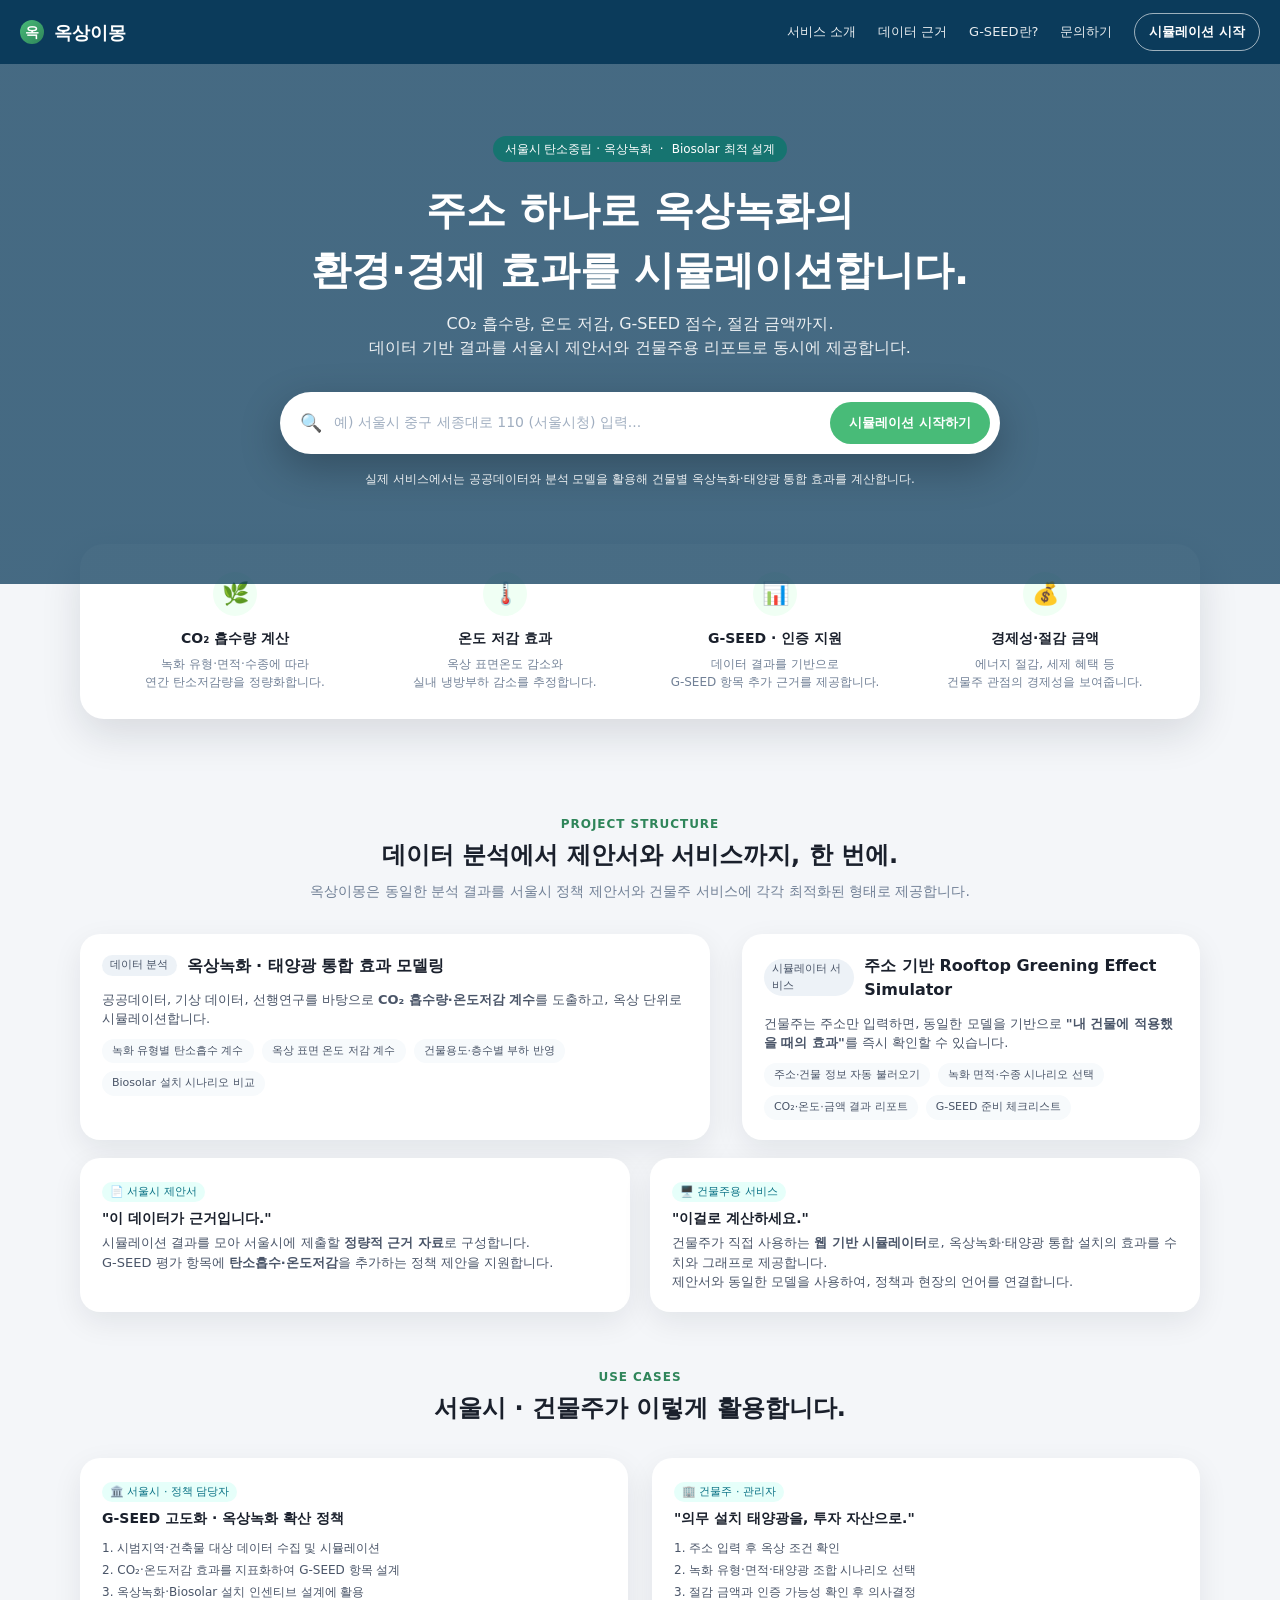
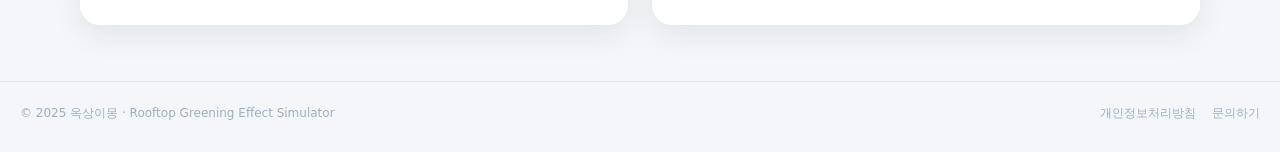
<file: design/okssang_imong/index.html>
<!doctype html>
<html lang="ko">
  <head>
    <meta charset="utf-8" />
    <meta name="viewport" content="width=device-width, initial-scale=1" />
    <title>옥상이몽 · Rooftop Greening Effect Simulator</title>
    <link rel="stylesheet" href="index.css" />
  </head>
  <body>
    <header class="app-header">
      <div class="container-1320 header-inner">
        <div class="logo">
          <div class="logo-mark">옥</div>
          <span class="logo-text">옥상이몽</span>
        </div>
        <nav class="nav">
          <a class="nav-link" href="#">서비스 소개</a>
          <a class="nav-link" href="#">데이터 근거</a>
          <a class="nav-link" href="#">G-SEED란?</a>
          <a class="nav-link" href="#">문의하기</a>
          <a class="btn btn-outline" href="#">시뮬레이션 시작</a>
        </nav>
      </div>
    </header>

    <section class="hero">
      <div class="hero-inner">
        <div class="hero-badge">
          <span>서울시 탄소중립 · 옥상녹화</span>
          <span>·</span>
          <span>Biosolar 최적 설계</span>
        </div>
        <h1 class="hero-title">
          주소 하나로 옥상녹화의<br />
          환경·경제 효과를 시뮬레이션합니다.
        </h1>
        <p class="hero-subtitle">
          CO₂ 흡수량, 온도 저감, G-SEED 점수, 절감 금액까지.<br />
          데이터 기반 결과를 서울시 제안서와 건물주용 리포트로 동시에 제공합니다.
        </p>

        <div class="hero-search">
          <div class="hero-search-icon">🔍</div>
          <input
            class="hero-search-input"
            placeholder="예) 서울시 중구 세종대로 110 (서울시청) 입력..."
          />
          <button class="btn btn-primary">시뮬레이션 시작하기</button>
        </div>
        <p class="hero-caption">
          실제 서비스에서는 공공데이터와 분석 모델을 활용해 건물별 옥상녹화·태양광 통합 효과를 계산합니다.
        </p>
      </div>
    </section>

    <section class="features">
      <div class="container-1320">
        <div class="content-1120">
          <div class="feature-grid">
            <div class="feature-item">
              <div class="feature-icon">🌿</div>
              <div class="feature-title">CO₂ 흡수량 계산</div>
              <div class="feature-desc">
                녹화 유형·면적·수종에 따라<br />연간 탄소저감량을 정량화합니다.
              </div>
            </div>
            <div class="feature-item">
              <div class="feature-icon">🌡️</div>
              <div class="feature-title">온도 저감 효과</div>
              <div class="feature-desc">
                옥상 표면온도 감소와<br />실내 냉방부하 감소를 추정합니다.
              </div>
            </div>
            <div class="feature-item">
              <div class="feature-icon">📊</div>
              <div class="feature-title">G-SEED · 인증 지원</div>
              <div class="feature-desc">
                데이터 결과를 기반으로<br />G-SEED 항목 추가 근거를 제공합니다.
              </div>
            </div>
            <div class="feature-item">
              <div class="feature-icon">💰</div>
              <div class="feature-title">경제성·절감 금액</div>
              <div class="feature-desc">
                에너지 절감, 세제 혜택 등<br />건물주 관점의 경제성을 보여줍니다.
              </div>
            </div>
          </div>
        </div>
      </div>
    </section>

    <section class="section">
      <div class="container-1320">
        <div class="content-1120">
          <div class="section-header">
            <div class="section-kicker">PROJECT STRUCTURE</div>
            <h2 class="section-title">데이터 분석에서 제안서와 서비스까지, 한 번에.</h2>
            <p class="section-subtitle">
              옥상이몽은 동일한 분석 결과를 서울시 정책 제안서와 건물주 서비스에 각각 최적화된 형태로 제공합니다.
            </p>
          </div>

          <div class="flow-layout">
            <div class="card">
              <div class="card-header">
                <span class="card-tag">데이터 분석</span>
                <h3 class="card-title">옥상녹화 · 태양광 통합 효과 모델링</h3>
              </div>
              <div class="card-body">
                <p>
                  공공데이터, 기상 데이터, 선행연구를 바탕으로
                  <strong>CO₂ 흡수량·온도저감 계수</strong>를 도출하고, 옥상 단위로 시뮬레이션합니다.
                </p>
                <div class="pill-list">
                  <span class="pill">녹화 유형별 탄소흡수 계수</span>
                  <span class="pill">옥상 표면 온도 저감 계수</span>
                  <span class="pill">건물용도·층수별 부하 반영</span>
                  <span class="pill">Biosolar 설치 시나리오 비교</span>
                </div>
              </div>
            </div>

            <div class="card">
              <div class="card-header">
                <span class="card-tag">시뮬레이터 서비스</span>
                <h3 class="card-title">주소 기반 Rooftop Greening Effect Simulator</h3>
              </div>
              <div class="card-body">
                <p>
                  건물주는 주소만 입력하면, 동일한 모델을 기반으로
                  <strong>"내 건물에 적용했을 때의 효과"</strong>를 즉시 확인할 수 있습니다.
                </p>
                <div class="pill-list">
                  <span class="pill">주소·건물 정보 자동 불러오기</span>
                  <span class="pill">녹화 면적·수종 시나리오 선택</span>
                  <span class="pill">CO₂·온도·금액 결과 리포트</span>
                  <span class="pill">G-SEED 준비 체크리스트</span>
                </div>
              </div>
            </div>
          </div>

          <div class="two-cards">
            <div class="card">
              <div class="badge">📄 서울시 제안서</div>
              <div class="scenario-title">"이 데이터가 근거입니다."</div>
              <p class="card-body">
                시뮬레이션 결과를 모아 서울시에 제출할
                <strong>정량적 근거 자료</strong>로 구성합니다.
                <br />G-SEED 평가 항목에 <strong>탄소흡수·온도저감</strong>을 추가하는 정책 제안을
                지원합니다.
              </p>
            </div>
            <div class="card">
              <div class="badge">🖥️ 건물주용 서비스</div>
              <div class="scenario-title">"이걸로 계산하세요."</div>
              <p class="card-body">
                건물주가 직접 사용하는
                <strong>웹 기반 시뮬레이터</strong>로,
                옥상녹화·태양광 통합 설치의 효과를 수치와 그래프로 제공합니다.
                <br />제안서와 동일한 모델을 사용하여, 정책과 현장의 언어를 연결합니다.
              </p>
            </div>
          </div>
        </div>
      </div>
    </section>

    <section class="section" style="padding-top: 0;">
      <div class="container-1320">
        <div class="content-1120">
          <div class="section-header">
            <div class="section-kicker">USE CASES</div>
            <h2 class="section-title">서울시 · 건물주가 이렇게 활용합니다.</h2>
          </div>

          <div class="scenario-grid">
            <div class="card">
              <div class="badge">🏛️ 서울시 · 정책 담당자</div>
              <div class="scenario-title">G-SEED 고도화 · 옥상녹화 확산 정책</div>
              <ul class="scenario-steps">
                <li>1. 시범지역·건축물 대상 데이터 수집 및 시뮬레이션</li>
                <li>2. CO₂·온도저감 효과를 지표화하여 G-SEED 항목 설계</li>
                <li>3. 옥상녹화·Biosolar 설치 인센티브 설계에 활용</li>
              </ul>
            </div>

            <div class="card">
              <div class="badge">🏢 건물주 · 관리자</div>
              <div class="scenario-title">"의무 설치 태양광을, 투자 자산으로."</div>
              <ul class="scenario-steps">
                <li>1. 주소 입력 후 옥상 조건 확인</li>
                <li>2. 녹화 유형·면적·태양광 조합 시나리오 선택</li>
                <li>3. 절감 금액과 인증 가능성 확인 후 의사결정</li>
              </ul>
            </div>
          </div>
        </div>
      </div>
    </section>

    <footer class="footer">
      <div class="container-1320 footer-inner">
        <div>© 2025 옥상이몽 · Rooftop Greening Effect Simulator</div>
        <div class="footer-links">
          <a href="#">개인정보처리방침</a>
          <a href="#">문의하기</a>
        </div>
      </div>
    </footer>
  </body>
</html>
</file>
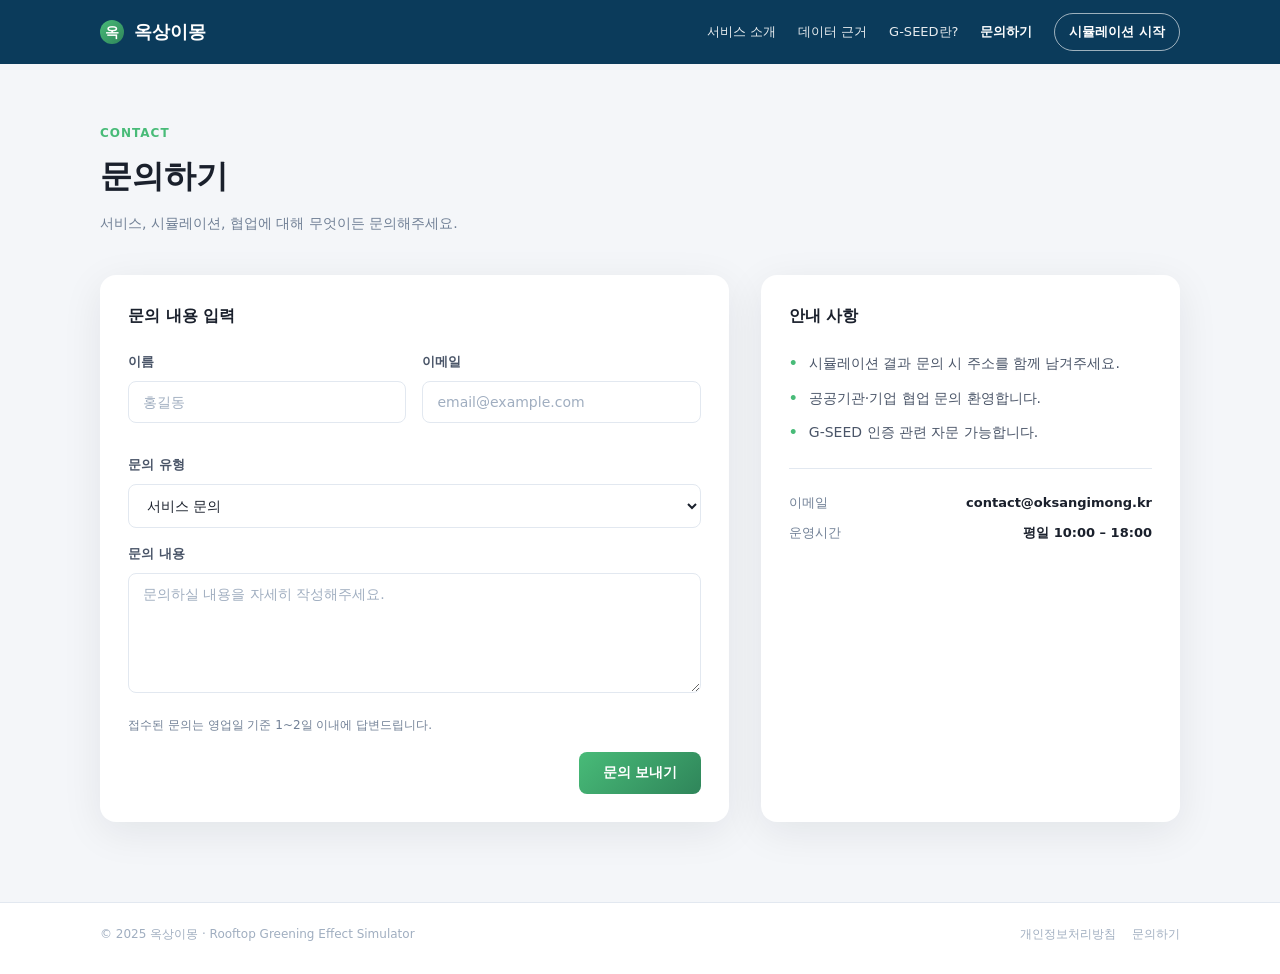
<file: design/okssang_imong/contact.html>
<!DOCTYPE html>
<html lang="ko">
<head>
  <meta charset="UTF-8" />
  <title>문의하기 | 옥상이몽</title>
  <meta name="viewport" content="width=device-width, initial-scale=1.0" />
  <style>
*{box-sizing:border-box;margin:0;padding:0}
html,body{height:100%}
body{
  font-family:-apple-system,BlinkMacSystemFont,"Noto Sans KR",system-ui,sans-serif;
  background:#f4f6f9;
  color:#1a202c;
  line-height:1.6;
}
a{text-decoration:none;color:inherit}

.container{
  max-width:1120px;
  margin:0 auto;
  padding:0 20px;
}

/* 헤더 */
.app-header{
  background:#0b3b5b;
  color:#fff;
  position:sticky;
  top:0;
  z-index:100;
}
.header-inner{
  height:64px;
  display:flex;
  align-items:center;
  justify-content:space-between;
  gap:16px;
}
.logo{display:flex;align-items:center;gap:10px;font-weight:800}
.logo-mark{
  width:24px;height:24px;border-radius:999px;
  background:linear-gradient(135deg,#48bb78,#2f855a);
  display:flex;align-items:center;justify-content:center;
  font-size:14px;
}
.logo-text{font-size:18px}
.nav{display:flex;align-items:center;gap:22px;font-size:13px}
.nav-link{opacity:.9}
.nav-link:hover{opacity:1}
.nav-link.active{font-weight:700;opacity:1}
.btn-outline{
  border:1px solid rgba(255,255,255,.6);
  border-radius:999px;
  padding:8px 14px;
  font-size:13px;
  font-weight:700;
  color:#fff;
  background:transparent;
}

/* 메인 섹션 */
.contact-section{
  padding:60px 0 80px;
}
.section-badge{
  font-size:12px;
  font-weight:700;
  color:#48bb78;
  letter-spacing:1px;
  margin-bottom:8px;
}
.section-title{
  font-size:32px;
  font-weight:900;
  color:#1a202c;
  margin-bottom:10px;
}
.section-desc{
  font-size:14px;
  color:#718096;
  margin-bottom:40px;
}

/* 컨텐츠 그리드 */
.contact-grid{
  display:grid;
  grid-template-columns:1.5fr 1fr;
  gap:32px;
}

/* 폼 카드 */
.contact-card{
  background:#fff;
  border-radius:16px;
  padding:28px;
  box-shadow:0 10px 40px rgba(15,23,42,.08);
}
.card-title{
  font-size:16px;
  font-weight:700;
  color:#1a202c;
  margin-bottom:24px;
}

/* 폼 요소 */
.form-row{
  display:grid;
  grid-template-columns:1fr 1fr;
  gap:16px;
  margin-bottom:16px;
}
.form-group{
  margin-bottom:16px;
}
.form-label{
  display:block;
  font-size:13px;
  font-weight:600;
  color:#4a5568;
  margin-bottom:8px;
}
.form-input,
.form-select,
.form-textarea{
  width:100%;
  padding:12px 14px;
  border:1px solid #e2e8f0;
  border-radius:8px;
  font-size:14px;
  font-family:inherit;
  color:#1a202c;
  background:#fff;
  transition:border-color .2s,box-shadow .2s;
}
.form-input:focus,
.form-select:focus,
.form-textarea:focus{
  outline:none;
  border-color:#48bb78;
  box-shadow:0 0 0 3px rgba(72,187,120,.15);
}
.form-input::placeholder,
.form-textarea::placeholder{
  color:#a0aec0;
}
.form-textarea{
  min-height:120px;
  resize:vertical;
}
.form-note{
  font-size:12px;
  color:#718096;
  margin-top:16px;
  margin-bottom:16px;
}
.btn-submit{
  display:inline-flex;
  align-items:center;
  justify-content:center;
  padding:12px 24px;
  background:linear-gradient(135deg,#48bb78,#2f855a);
  color:#fff;
  font-size:14px;
  font-weight:700;
  border:none;
  border-radius:8px;
  cursor:pointer;
  transition:transform .2s,box-shadow .2s;
}
.btn-submit:hover{
  transform:translateY(-2px);
  box-shadow:0 4px 12px rgba(72,187,120,.3);
}

/* 안내 카드 */
.info-card{
  background:#fff;
  border-radius:16px;
  padding:28px;
  box-shadow:0 10px 40px rgba(15,23,42,.08);
}
.info-list{
  list-style:none;
  margin-bottom:24px;
}
.info-list li{
  position:relative;
  padding-left:20px;
  font-size:14px;
  color:#4a5568;
  margin-bottom:12px;
  line-height:1.6;
}
.info-list li::before{
  content:"•";
  position:absolute;
  left:0;
  color:#48bb78;
  font-weight:700;
}
.info-divider{
  height:1px;
  background:#e2e8f0;
  margin:24px 0;
}
.info-row{
  display:flex;
  justify-content:space-between;
  align-items:center;
  font-size:13px;
  margin-bottom:10px;
}
.info-label{
  color:#718096;
}
.info-value{
  color:#1a202c;
  font-weight:600;
}

/* 푸터 */
.footer{
  border-top:1px solid #e2e8f0;
  padding:22px 0 30px;
  font-size:12px;
  color:#a0aec0;
  background:#fff;
}
.footer-inner{
  display:flex;
  justify-content:space-between;
  align-items:center;
  gap:14px;
  flex-wrap:wrap;
}
.footer-links{display:flex;gap:16px}

/* 반응형 */
@media (max-width: 768px){
  .contact-grid{
    grid-template-columns:1fr;
  }
  .form-row{
    grid-template-columns:1fr;
  }
  .section-title{font-size:24px}
}
  </style>
</head>

<body>

<!-- 헤더 -->
<header class="app-header">
  <div class="container header-inner">
    <div class="logo">
      <div class="logo-mark">옥</div>
      <span class="logo-text">옥상이몽</span>
    </div>
    <nav class="nav">
      <a class="nav-link" href="#">서비스 소개</a>
      <a class="nav-link" href="#">데이터 근거</a>
      <a class="nav-link" href="#">G-SEED란?</a>
      <a class="nav-link active" href="#">문의하기</a>
      <a class="btn-outline" href="#">시뮬레이션 시작</a>
    </nav>
  </div>
</header>

<!-- 메인 -->
<section class="contact-section">
  <div class="container">
    <div class="section-badge">CONTACT</div>
    <h1 class="section-title">문의하기</h1>
    <p class="section-desc">서비스, 시뮬레이션, 협업에 대해 무엇이든 문의해주세요.</p>

    <div class="contact-grid">
      <!-- 폼 카드 -->
      <div class="contact-card">
        <div class="card-title">문의 내용 입력</div>
        <form>
          <div class="form-row">
            <div class="form-group">
              <label class="form-label">이름</label>
              <input type="text" class="form-input" placeholder="홍길동">
            </div>
            <div class="form-group">
              <label class="form-label">이메일</label>
              <input type="email" class="form-input" placeholder="email@example.com">
            </div>
          </div>
          <div class="form-group">
            <label class="form-label">문의 유형</label>
            <select class="form-select">
              <option>서비스 문의</option>
              <option>시뮬레이션 결과 문의</option>
              <option>협업 제안</option>
              <option>G-SEED 인증 자문</option>
              <option>기타</option>
            </select>
          </div>
          <div class="form-group">
            <label class="form-label">문의 내용</label>
            <textarea class="form-textarea" placeholder="문의하실 내용을 자세히 작성해주세요."></textarea>
          </div>
          <p class="form-note">접수된 문의는 영업일 기준 1~2일 이내에 답변드립니다.</p>
          <div style="text-align:right;">
            <button type="submit" class="btn-submit">문의 보내기</button>
          </div>
        </form>
      </div>

      <!-- 안내 카드 -->
      <div class="info-card">
        <div class="card-title">안내 사항</div>
        <ul class="info-list">
          <li>시뮬레이션 결과 문의 시 주소를 함께 남겨주세요.</li>
          <li>공공기관·기업 협업 문의 환영합니다.</li>
          <li>G-SEED 인증 관련 자문 가능합니다.</li>
        </ul>
        <div class="info-divider"></div>
        <div class="info-row">
          <span class="info-label">이메일</span>
          <span class="info-value">contact@oksangimong.kr</span>
        </div>
        <div class="info-row">
          <span class="info-label">운영시간</span>
          <span class="info-value">평일 10:00 – 18:00</span>
        </div>
      </div>
    </div>
  </div>
</section>

<!-- 푸터 -->
<footer class="footer">
  <div class="container footer-inner">
    <div>© 2025 옥상이몽 · Rooftop Greening Effect Simulator</div>
    <div class="footer-links">
      <a href="#">개인정보처리방침</a>
      <a href="#">문의하기</a>
    </div>
  </div>
</footer>

</body>
</html>
</file>
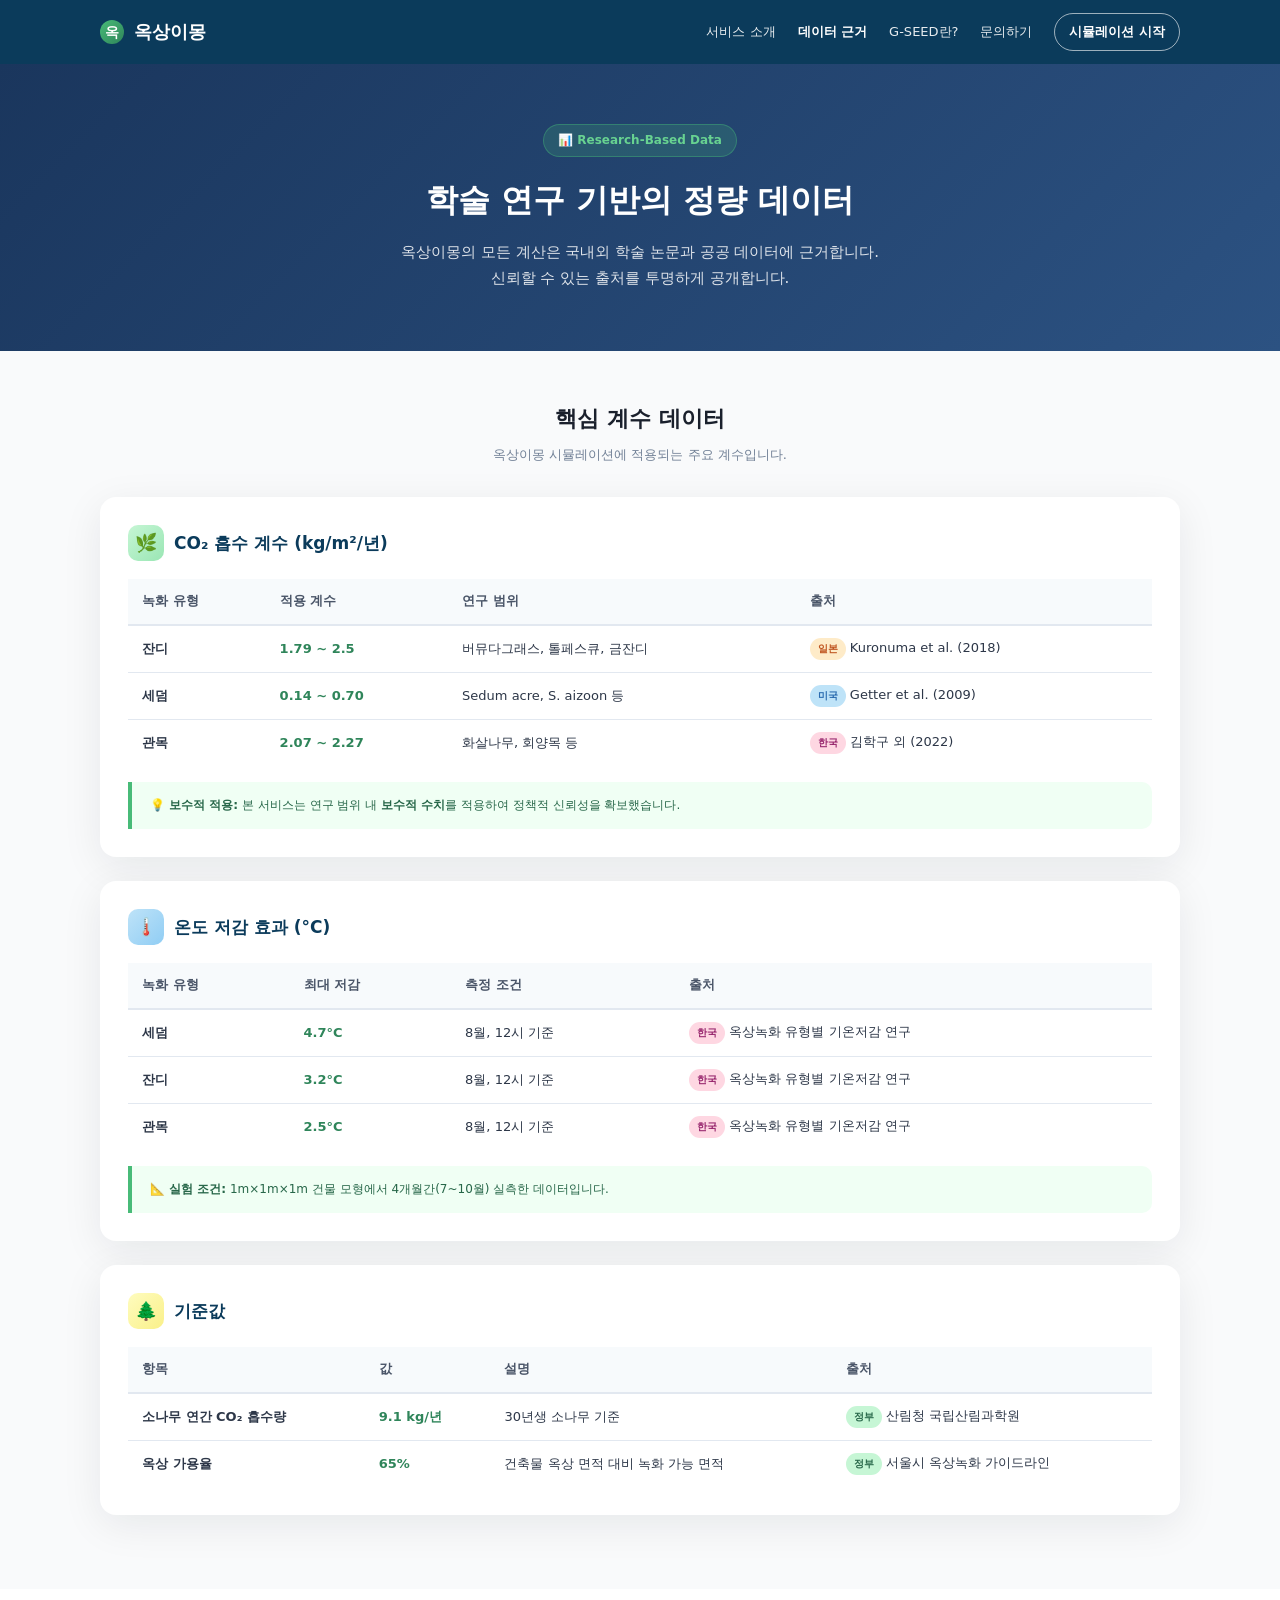
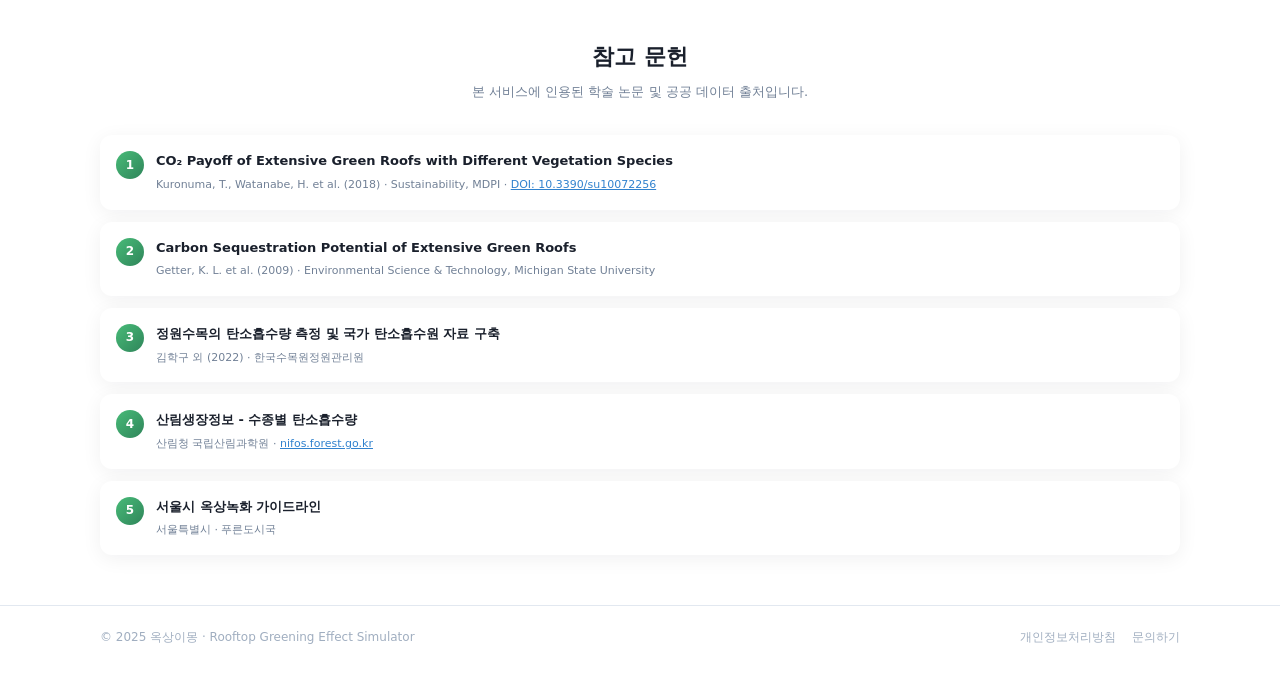
<file: design/okssang_imong/data-reference.html>
<!DOCTYPE html>
<html lang="ko">
<head>
  <meta charset="UTF-8" />
  <title>데이터 근거 | 옥상이몽</title>
  <meta name="viewport" content="width=device-width, initial-scale=1.0" />
  <style>
*{box-sizing:border-box;margin:0;padding:0}
html,body{height:100%}
body{
  font-family:-apple-system,BlinkMacSystemFont,"Noto Sans KR",system-ui,sans-serif;
  background:#f4f6f9;
  color:#1a202c;
  line-height:1.6;
}
a{text-decoration:none;color:inherit}

.container{
  max-width:1120px;
  margin:0 auto;
  padding:0 20px;
}

/* 헤더 */
.app-header{
  background:#0b3b5b;
  color:#fff;
  position:sticky;
  top:0;
  z-index:100;
}
.header-inner{
  height:64px;
  display:flex;
  align-items:center;
  justify-content:space-between;
  gap:16px;
}
.logo{display:flex;align-items:center;gap:10px;font-weight:800}
.logo-mark{
  width:24px;height:24px;border-radius:999px;
  background:linear-gradient(135deg,#48bb78,#2f855a);
  display:flex;align-items:center;justify-content:center;
  font-size:14px;
}
.logo-text{font-size:18px}
.nav{display:flex;align-items:center;gap:22px;font-size:13px}
.nav-link{opacity:.9}
.nav-link:hover{opacity:1}
.nav-link.active{font-weight:700;opacity:1}
.btn-outline{
  border:1px solid rgba(255,255,255,.6);
  border-radius:999px;
  padding:8px 14px;
  font-size:13px;
  font-weight:700;
  color:#fff;
  background:transparent;
}

/* 히어로 */
.data-hero{
  background:linear-gradient(135deg,#1a365d 0%,#2c5282 100%);
  color:#fff;
  padding:60px 0;
  text-align:center;
}
.hero-badge{
  display:inline-block;
  padding:6px 14px;
  border-radius:999px;
  background:rgba(72,187,120,.2);
  border:1px solid rgba(72,187,120,.4);
  font-size:12px;
  font-weight:700;
  color:#68d391;
  margin-bottom:18px;
}
.hero-title{
  font-size:32px;
  font-weight:900;
  margin-bottom:14px;
}
.hero-desc{
  font-size:15px;
  opacity:.85;
  line-height:1.7;
}

/* 섹션 공통 */
.section{padding:50px 0}
.section-white{background:#fff}
.section-gray{background:#f9fafb}

.section-title{
  text-align:center;
  font-size:22px;
  font-weight:900;
  margin-bottom:8px;
  color:#1a202c;
}
.section-desc{
  text-align:center;
  font-size:13px;
  color:#718096;
  margin-bottom:32px;
}

/* 데이터 테이블 카드 */
.data-card{
  background:#fff;
  border-radius:16px;
  padding:28px;
  box-shadow:0 10px 40px rgba(15,23,42,.08);
  margin-bottom:24px;
}
.data-card-title{
  display:flex;
  align-items:center;
  gap:10px;
  font-size:17px;
  font-weight:900;
  margin-bottom:18px;
  color:#0b3b5b;
}
.data-card-icon{
  width:36px;height:36px;
  border-radius:10px;
  display:flex;align-items:center;justify-content:center;
  font-size:18px;
}
.icon-co2{background:linear-gradient(135deg,#c6f6d5,#9ae6b4)}
.icon-temp{background:linear-gradient(135deg,#bee3f8,#90cdf4)}
.icon-pine{background:linear-gradient(135deg,#fefcbf,#faf089)}

.data-table{
  width:100%;
  border-collapse:collapse;
  font-size:13px;
}
.data-table th{
  background:#f7fafc;
  padding:12px 14px;
  text-align:left;
  font-weight:700;
  color:#4a5568;
  border-bottom:2px solid #e2e8f0;
}
.data-table td{
  padding:12px 14px;
  border-bottom:1px solid #e2e8f0;
  color:#2d3748;
}
.data-table tr:last-child td{border-bottom:none}
.data-table .highlight{
  font-weight:700;
  color:#2f855a;
}
.source-tag{
  display:inline-block;
  padding:3px 8px;
  border-radius:999px;
  background:#edf2f7;
  font-size:10px;
  font-weight:700;
  color:#4a5568;
}
.source-tag.korea{background:#fed7e2;color:#97266d}
.source-tag.japan{background:#feebc8;color:#c05621}
.source-tag.usa{background:#bee3f8;color:#2b6cb0}
.source-tag.gov{background:#c6f6d5;color:#276749}

/* 출처 노트 */
.source-note{
  background:#f0fff4;
  border-left:4px solid #48bb78;
  padding:14px 18px;
  margin-top:16px;
  border-radius:0 10px 10px 0;
  font-size:12px;
  color:#276749;
}
.source-note strong{font-weight:700}

/* 참고 문헌 */
.reference-list{
  display:flex;
  flex-direction:column;
  gap:12px;
}
.reference-item{
  display:flex;
  align-items:flex-start;
  gap:12px;
  padding:16px;
  background:#fff;
  border-radius:12px;
  box-shadow:0 4px 20px rgba(15,23,42,.06);
}
.ref-number{
  width:28px;height:28px;
  border-radius:999px;
  background:linear-gradient(135deg,#48bb78,#2f855a);
  color:#fff;
  font-size:12px;
  font-weight:900;
  display:flex;align-items:center;justify-content:center;
  flex-shrink:0;
}
.ref-content{flex:1}
.ref-title{
  font-size:13px;
  font-weight:700;
  color:#1a202c;
  margin-bottom:4px;
}
.ref-meta{
  font-size:11px;
  color:#718096;
}
.ref-link{
  color:#3182ce;
  text-decoration:underline;
}

/* 푸터 */
.footer{
  border-top:1px solid #e2e8f0;
  padding:22px 0 30px;
  font-size:12px;
  color:#a0aec0;
  background:#fff;
}
.footer-inner{
  display:flex;
  justify-content:space-between;
  align-items:center;
  gap:14px;
  flex-wrap:wrap;
}
.footer-links{display:flex;gap:16px}

/* 반응형 */
@media (max-width: 768px){
  .hero-title{font-size:24px}
  .data-table{font-size:12px}
  .data-table th, .data-table td{padding:10px 8px}
}
  </style>
</head>

<body>

<!-- 헤더 -->
<header class="app-header">
  <div class="container header-inner">
    <div class="logo">
      <div class="logo-mark">옥</div>
      <span class="logo-text">옥상이몽</span>
    </div>
    <nav class="nav">
      <a class="nav-link" href="#">서비스 소개</a>
      <a class="nav-link active" href="#">데이터 근거</a>
      <a class="nav-link" href="#">G-SEED란?</a>
      <a class="nav-link" href="#">문의하기</a>
      <a class="btn-outline" href="#">시뮬레이션 시작</a>
    </nav>
  </div>
</header>

<!-- 히어로 -->
<section class="data-hero">
  <div class="container">
    <div class="hero-badge">📊 Research-Based Data</div>
    <h1 class="hero-title">학술 연구 기반의 정량 데이터</h1>
    <p class="hero-desc">
      옥상이몽의 모든 계산은 국내외 학술 논문과 공공 데이터에 근거합니다.<br />
      신뢰할 수 있는 출처를 투명하게 공개합니다.
    </p>
  </div>
</section>

<!-- 핵심 계수 -->
<section class="section section-gray">
  <div class="container">
    <h2 class="section-title">핵심 계수 데이터</h2>
    <p class="section-desc">옥상이몽 시뮬레이션에 적용되는 주요 계수입니다.</p>

    <!-- CO₂ 흡수 계수 -->
    <div class="data-card">
      <div class="data-card-title">
        <div class="data-card-icon icon-co2">🌿</div>
        CO₂ 흡수 계수 (kg/m²/년)
      </div>
      <table class="data-table">
        <thead>
          <tr>
            <th>녹화 유형</th>
            <th>적용 계수</th>
            <th>연구 범위</th>
            <th>출처</th>
          </tr>
        </thead>
        <tbody>
          <tr>
            <td><strong>잔디</strong></td>
            <td class="highlight">1.79 ~ 2.5</td>
            <td>버뮤다그래스, 톨페스큐, 금잔디</td>
            <td><span class="source-tag japan">일본</span> Kuronuma et al. (2018)</td>
          </tr>
          <tr>
            <td><strong>세덤</strong></td>
            <td class="highlight">0.14 ~ 0.70</td>
            <td>Sedum acre, S. aizoon 등</td>
            <td><span class="source-tag usa">미국</span> Getter et al. (2009)</td>
          </tr>
          <tr>
            <td><strong>관목</strong></td>
            <td class="highlight">2.07 ~ 2.27</td>
            <td>화살나무, 회양목 등</td>
            <td><span class="source-tag korea">한국</span> 김학구 외 (2022)</td>
          </tr>
        </tbody>
      </table>
      <div class="source-note">
        <strong>💡 보수적 적용:</strong> 본 서비스는 연구 범위 내 <strong>보수적 수치</strong>를 적용하여 정책적 신뢰성을 확보했습니다.
      </div>
    </div>

    <!-- 온도 저감 효과 -->
    <div class="data-card">
      <div class="data-card-title">
        <div class="data-card-icon icon-temp">🌡️</div>
        온도 저감 효과 (°C)
      </div>
      <table class="data-table">
        <thead>
          <tr>
            <th>녹화 유형</th>
            <th>최대 저감</th>
            <th>측정 조건</th>
            <th>출처</th>
          </tr>
        </thead>
        <tbody>
          <tr>
            <td><strong>세덤</strong></td>
            <td class="highlight">4.7°C</td>
            <td>8월, 12시 기준</td>
            <td><span class="source-tag korea">한국</span> 옥상녹화 유형별 기온저감 연구</td>
          </tr>
          <tr>
            <td><strong>잔디</strong></td>
            <td class="highlight">3.2°C</td>
            <td>8월, 12시 기준</td>
            <td><span class="source-tag korea">한국</span> 옥상녹화 유형별 기온저감 연구</td>
          </tr>
          <tr>
            <td><strong>관목</strong></td>
            <td class="highlight">2.5°C</td>
            <td>8월, 12시 기준</td>
            <td><span class="source-tag korea">한국</span> 옥상녹화 유형별 기온저감 연구</td>
          </tr>
        </tbody>
      </table>
      <div class="source-note">
        <strong>📐 실험 조건:</strong> 1m×1m×1m 건물 모형에서 4개월간(7~10월) 실측한 데이터입니다.
      </div>
    </div>

    <!-- 기준값 -->
    <div class="data-card">
      <div class="data-card-title">
        <div class="data-card-icon icon-pine">🌲</div>
        기준값
      </div>
      <table class="data-table">
        <thead>
          <tr>
            <th>항목</th>
            <th>값</th>
            <th>설명</th>
            <th>출처</th>
          </tr>
        </thead>
        <tbody>
          <tr>
            <td><strong>소나무 연간 CO₂ 흡수량</strong></td>
            <td class="highlight">9.1 kg/년</td>
            <td>30년생 소나무 기준</td>
            <td><span class="source-tag gov">정부</span> 산림청 국립산림과학원</td>
          </tr>
          <tr>
            <td><strong>옥상 가용율</strong></td>
            <td class="highlight">65%</td>
            <td>건축물 옥상 면적 대비 녹화 가능 면적</td>
            <td><span class="source-tag gov">정부</span> 서울시 옥상녹화 가이드라인</td>
          </tr>
        </tbody>
      </table>
    </div>
  </div>
</section>

<!-- 참고 문헌 -->
<section class="section section-white">
  <div class="container">
    <h2 class="section-title">참고 문헌</h2>
    <p class="section-desc">본 서비스에 인용된 학술 논문 및 공공 데이터 출처입니다.</p>

    <div class="reference-list">
      <div class="reference-item">
        <div class="ref-number">1</div>
        <div class="ref-content">
          <div class="ref-title">CO₂ Payoff of Extensive Green Roofs with Different Vegetation Species</div>
          <div class="ref-meta">Kuronuma, T., Watanabe, H. et al. (2018) · Sustainability, MDPI · <a class="ref-link" href="https://doi.org/10.3390/su10072256" target="_blank">DOI: 10.3390/su10072256</a></div>
        </div>
      </div>
      <div class="reference-item">
        <div class="ref-number">2</div>
        <div class="ref-content">
          <div class="ref-title">Carbon Sequestration Potential of Extensive Green Roofs</div>
          <div class="ref-meta">Getter, K. L. et al. (2009) · Environmental Science & Technology, Michigan State University</div>
        </div>
      </div>
      <div class="reference-item">
        <div class="ref-number">3</div>
        <div class="ref-content">
          <div class="ref-title">정원수목의 탄소흡수량 측정 및 국가 탄소흡수원 자료 구축</div>
          <div class="ref-meta">김학구 외 (2022) · 한국수목원정원관리원</div>
        </div>
      </div>
      <div class="reference-item">
        <div class="ref-number">4</div>
        <div class="ref-content">
          <div class="ref-title">산림생장정보 - 수종별 탄소흡수량</div>
          <div class="ref-meta">산림청 국립산림과학원 · <a class="ref-link" href="https://nifos.forest.go.kr" target="_blank">nifos.forest.go.kr</a></div>
        </div>
      </div>
      <div class="reference-item">
        <div class="ref-number">5</div>
        <div class="ref-content">
          <div class="ref-title">서울시 옥상녹화 가이드라인</div>
          <div class="ref-meta">서울특별시 · 푸른도시국</div>
        </div>
      </div>
    </div>
  </div>
</section>

<!-- 푸터 -->
<footer class="footer">
  <div class="container footer-inner">
    <div>© 2025 옥상이몽 · Rooftop Greening Effect Simulator</div>
    <div class="footer-links">
      <a href="#">개인정보처리방침</a>
      <a href="#">문의하기</a>
    </div>
  </div>
</footer>

</body>
</html>
</file>
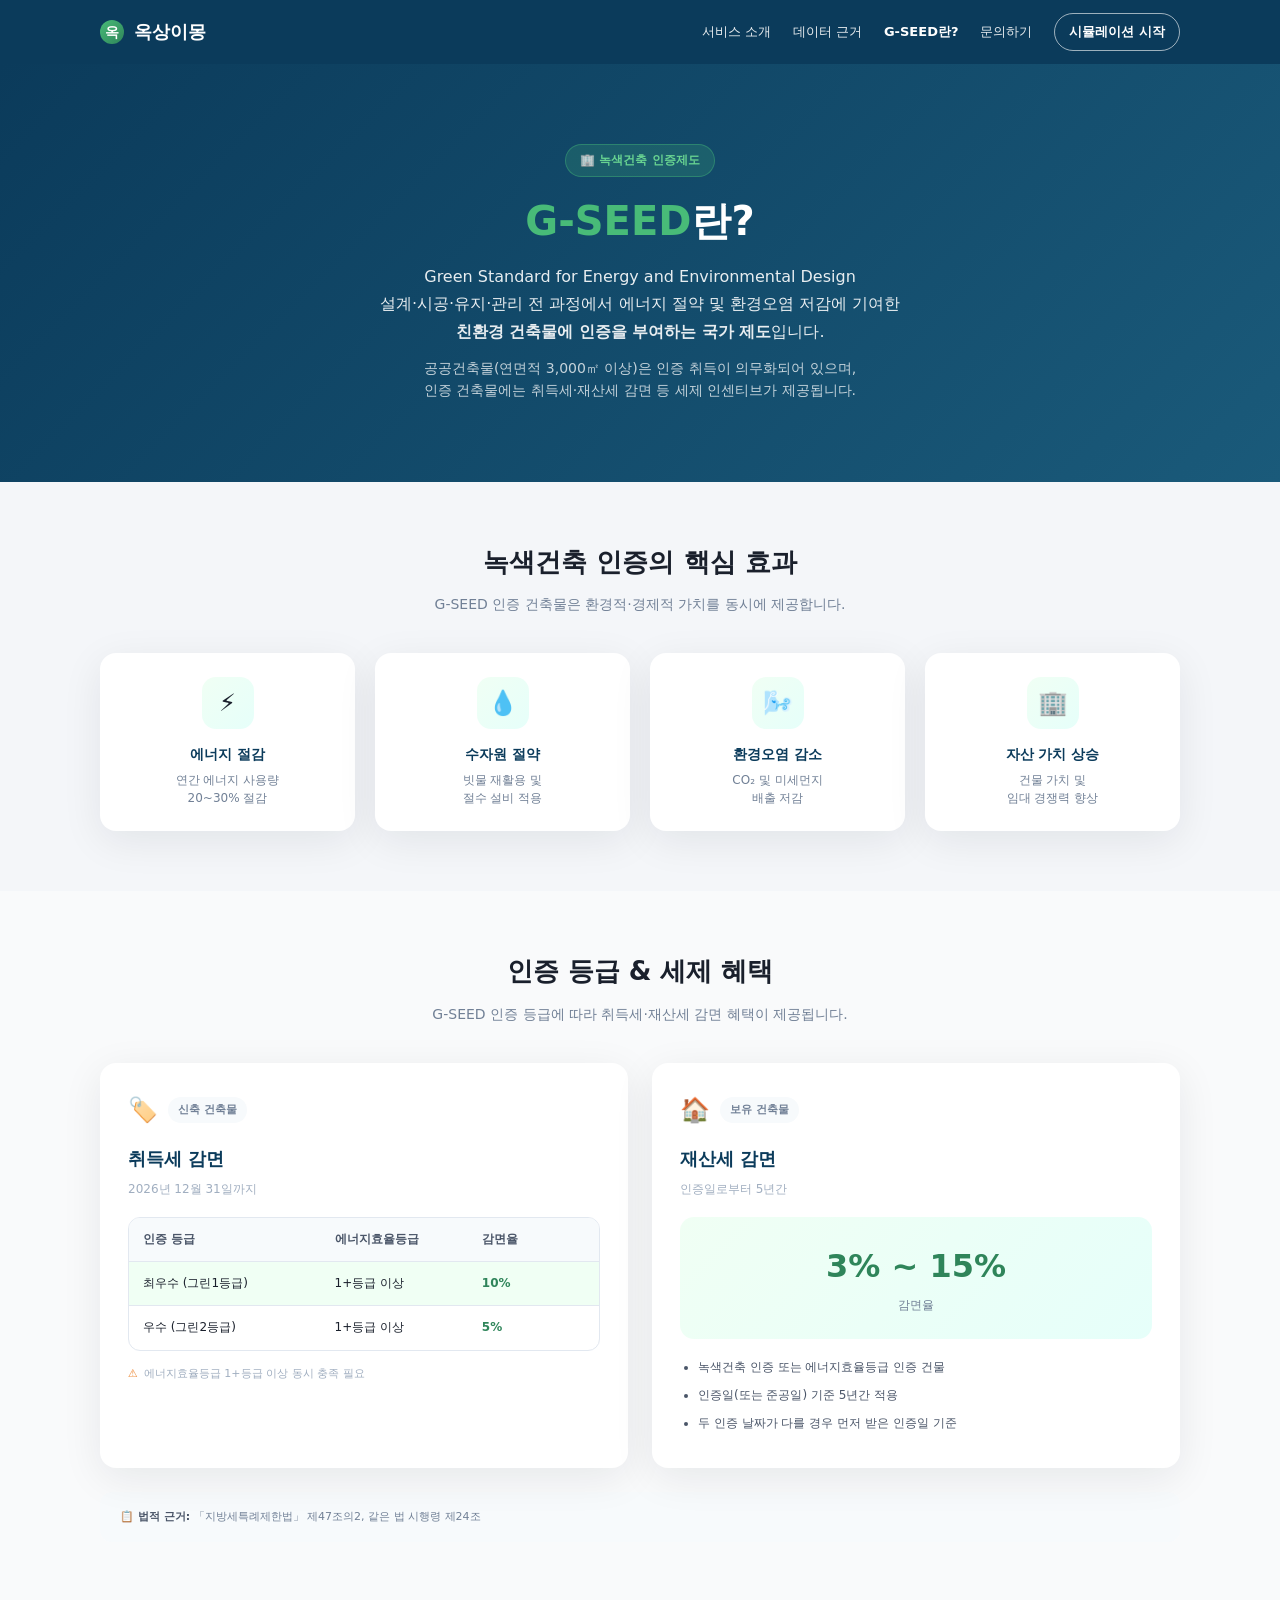
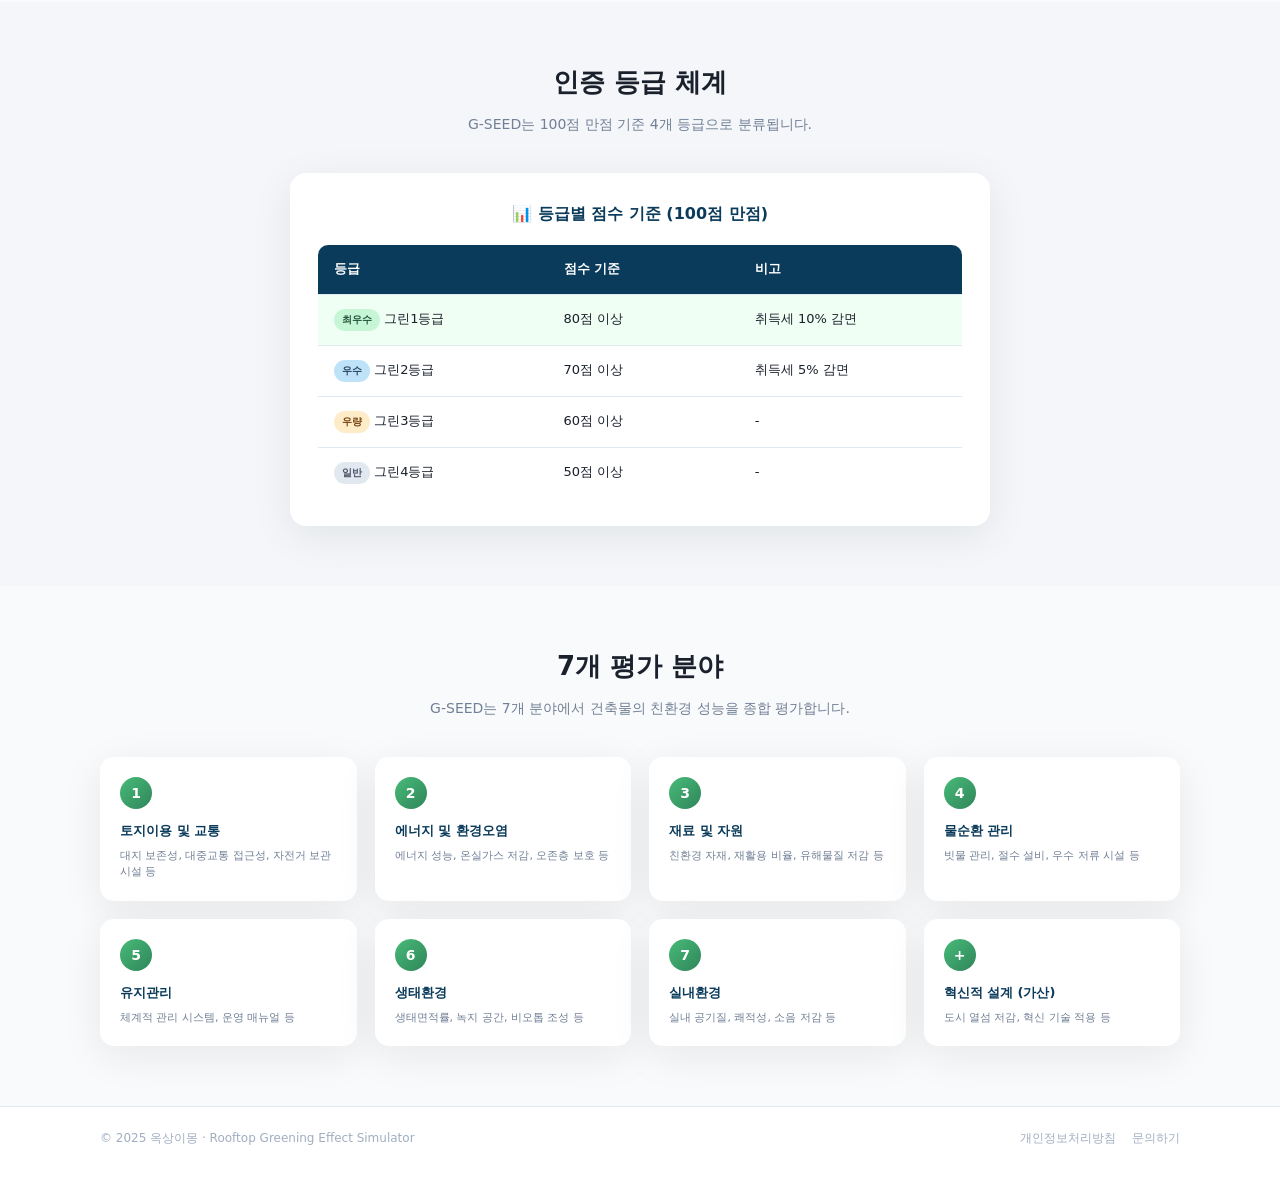
<file: design/okssang_imong/g-seed-info-v2.html>
<!DOCTYPE html>
<html lang="ko">
<head>
  <meta charset="UTF-8" />
  <title>G-SEED란? | 옥상이몽</title>
  <meta name="viewport" content="width=device-width, initial-scale=1.0" />
  <style>
*{box-sizing:border-box;margin:0;padding:0}
html,body{height:100%}
body{
  font-family:-apple-system,BlinkMacSystemFont,"Noto Sans KR",system-ui,sans-serif;
  background:#f4f6f9;
  color:#1a202c;
  line-height:1.6;
}
a{text-decoration:none;color:inherit}

.container{
  max-width:1120px;
  margin:0 auto;
  padding:0 20px;
}

/* 헤더 */
.app-header{
  background:#0b3b5b;
  color:#fff;
  position:sticky;
  top:0;
  z-index:100;
}
.header-inner{
  height:64px;
  display:flex;
  align-items:center;
  justify-content:space-between;
  gap:16px;
}
.logo{display:flex;align-items:center;gap:10px;font-weight:800}
.logo-mark{
  width:24px;height:24px;border-radius:999px;
  background:linear-gradient(135deg,#48bb78,#2f855a);
  display:flex;align-items:center;justify-content:center;
  font-size:14px;
}
.logo-text{font-size:18px}
.nav{display:flex;align-items:center;gap:22px;font-size:13px}
.nav-link{opacity:.9}
.nav-link:hover{opacity:1}
.nav-link.active{font-weight:700;opacity:1}
.btn-outline{
  border:1px solid rgba(255,255,255,.6);
  border-radius:999px;
  padding:8px 14px;
  font-size:13px;
  font-weight:700;
  color:#fff;
  background:transparent;
}

/* 히어로 */
.gseed-hero{
  background:linear-gradient(135deg,#0b3b5b 0%,#1a5a7a 100%);
  color:#fff;
  padding:80px 0;
  text-align:center;
}
.hero-badge{
  display:inline-block;
  padding:6px 14px;
  border-radius:999px;
  background:rgba(72,187,120,.2);
  border:1px solid rgba(72,187,120,.4);
  font-size:12px;
  font-weight:700;
  color:#68d391;
  margin-bottom:18px;
}
.hero-title{
  font-size:40px;
  font-weight:900;
  margin-bottom:16px;
  line-height:1.3;
}
.hero-title .highlight{color:#48bb78}
.hero-desc{
  font-size:16px;
  opacity:.9;
  margin-bottom:12px;
  line-height:1.7;
}
.hero-sub{
  font-size:14px;
  opacity:.75;
}

/* 섹션 공통 */
.section{padding:60px 0}
.section-gray{background:#f9fafb}

.section-title{
  text-align:center;
  font-size:26px;
  font-weight:900;
  margin-bottom:10px;
}
.section-desc{
  text-align:center;
  font-size:14px;
  color:#718096;
  margin-bottom:36px;
  line-height:1.7;
}

/* 핵심 효과 그리드 */
.effect-grid{
  display:grid;
  grid-template-columns:repeat(4,1fr);
  gap:20px;
}
.effect-card{
  background:#fff;
  border-radius:16px;
  padding:24px 20px;
  text-align:center;
  box-shadow:0 10px 40px rgba(15,23,42,.08);
}
.effect-icon{
  width:52px;height:52px;
  border-radius:14px;
  background:linear-gradient(135deg,#f0fff4,#e6fffa);
  display:flex;align-items:center;justify-content:center;
  font-size:24px;
  margin:0 auto 14px;
}
.effect-title{
  font-size:14px;
  font-weight:900;
  margin-bottom:6px;
  color:#0b3b5b;
}
.effect-desc{
  font-size:12px;
  color:#718096;
  line-height:1.5;
}

/* 인증 등급 & 세제 혜택 */
.benefit-grid{
  display:grid;
  grid-template-columns:repeat(2,1fr);
  gap:24px;
}
.benefit-card{
  background:#fff;
  border-radius:16px;
  padding:28px;
  box-shadow:0 10px 40px rgba(15,23,42,.08);
}
.benefit-header{
  display:flex;
  align-items:center;
  gap:10px;
  margin-bottom:16px;
}
.benefit-icon{font-size:24px}
.benefit-label{
  font-size:11px;
  color:#718096;
  font-weight:700;
  background:#f7fafc;
  padding:4px 10px;
  border-radius:999px;
}
.benefit-title{
  font-size:18px;
  font-weight:900;
  margin-bottom:6px;
  color:#0b3b5b;
}
.benefit-sub{
  font-size:12px;
  color:#a0aec0;
  margin-bottom:18px;
}

/* 테이블 */
.benefit-table{
  border:1px solid #e2e8f0;
  border-radius:12px;
  overflow:hidden;
  margin-bottom:14px;
}
.table-row{
  display:grid;
  grid-template-columns:1.3fr 1fr .7fr;
  padding:12px 14px;
  font-size:12px;
  border-bottom:1px solid #e2e8f0;
}
.table-row:last-child{border-bottom:none}
.table-row.header{
  background:#f7fafc;
  font-weight:900;
  color:#4a5568;
}
.table-row.highlight{background:#f0fff4}
.green{color:#2f855a;font-weight:900}

.benefit-note{
  font-size:11px;
  color:#a0aec0;
  display:flex;
  align-items:flex-start;
  gap:6px;
}
.benefit-note .icon{color:#ed8936}

/* 하이라이트 박스 */
.benefit-highlight{
  background:linear-gradient(135deg,#f0fff4,#e6fffa);
  border-radius:14px;
  padding:24px;
  text-align:center;
  margin-bottom:18px;
}
.highlight-value{
  font-size:32px;
  font-weight:900;
  color:#2f855a;
}
.highlight-label{
  font-size:12px;
  color:#718096;
  margin-top:4px;
}
.benefit-list{
  padding-left:18px;
  font-size:12px;
  color:#4a5568;
  line-height:1.8;
}
.benefit-list li{margin-bottom:6px}

/* 평가 분야 */
.eval-grid{
  display:grid;
  grid-template-columns:repeat(4,1fr);
  gap:18px;
}
.eval-card{
  background:#fff;
  border-radius:14px;
  padding:20px;
  box-shadow:0 10px 40px rgba(15,23,42,.08);
}
.eval-number{
  width:32px;height:32px;
  border-radius:999px;
  background:linear-gradient(135deg,#48bb78,#2f855a);
  color:#fff;
  font-size:14px;
  font-weight:900;
  display:flex;align-items:center;justify-content:center;
  margin-bottom:12px;
}
.eval-title{
  font-size:13px;
  font-weight:900;
  margin-bottom:6px;
  color:#0b3b5b;
}
.eval-desc{
  font-size:11px;
  color:#718096;
  line-height:1.5;
}

/* 인증 등급 테이블 */
.grade-table{
  background:#fff;
  border-radius:16px;
  padding:28px;
  box-shadow:0 10px 40px rgba(15,23,42,.08);
  max-width:700px;
  margin:0 auto;
}
.grade-table-title{
  font-size:16px;
  font-weight:900;
  margin-bottom:18px;
  text-align:center;
  color:#0b3b5b;
}
.grade-row{
  display:grid;
  grid-template-columns:1.2fr 1fr 1fr;
  padding:14px 16px;
  font-size:13px;
  border-bottom:1px solid #e2e8f0;
}
.grade-row:last-child{border-bottom:none}
.grade-row.header{
  background:#0b3b5b;
  color:#fff;
  font-weight:700;
  border-radius:10px 10px 0 0;
}
.grade-row.green1{background:#f0fff4}
.grade-badge{
  display:inline-block;
  padding:3px 8px;
  border-radius:999px;
  font-size:10px;
  font-weight:900;
}
.badge-green1{background:#c6f6d5;color:#22543d}
.badge-green2{background:#bee3f8;color:#2a4365}
.badge-green3{background:#feebc8;color:#744210}
.badge-green4{background:#e2e8f0;color:#4a5568}

/* 법적 근거 */
.legal-ref{
  background:#f7fafc;
  border-radius:12px;
  padding:16px 20px;
  margin-top:24px;
  font-size:11px;
  color:#718096;
  line-height:1.6;
}
.legal-ref strong{color:#4a5568}

/* 푸터 */
.footer{
  border-top:1px solid #e2e8f0;
  padding:22px 0 30px;
  font-size:12px;
  color:#a0aec0;
  background:#fff;
}
.footer-inner{
  display:flex;
  justify-content:space-between;
  align-items:center;
  gap:14px;
  flex-wrap:wrap;
}
.footer-links{display:flex;gap:16px}

/* 반응형 */
@media (max-width: 900px){
  .effect-grid{grid-template-columns:repeat(2,1fr)}
  .benefit-grid{grid-template-columns:1fr}
  .eval-grid{grid-template-columns:repeat(2,1fr)}
}
@media (max-width: 640px){
  .effect-grid{grid-template-columns:1fr}
  .eval-grid{grid-template-columns:1fr}
  .hero-title{font-size:28px}
}
  </style>
</head>

<body>

<!-- 헤더 -->
<header class="app-header">
  <div class="container header-inner">
    <div class="logo">
      <div class="logo-mark">옥</div>
      <span class="logo-text">옥상이몽</span>
    </div>
    <nav class="nav">
      <a class="nav-link" href="#">서비스 소개</a>
      <a class="nav-link" href="#">데이터 근거</a>
      <a class="nav-link active" href="#">G-SEED란?</a>
      <a class="nav-link" href="#">문의하기</a>
      <a class="btn-outline" href="#">시뮬레이션 시작</a>
    </nav>
  </div>
</header>

<!-- 히어로 -->
<section class="gseed-hero">
  <div class="container">
    <div class="hero-badge">🏢 녹색건축 인증제도</div>
    <h1 class="hero-title">
      <span class="highlight">G-SEED</span>란?
    </h1>
    <p class="hero-desc">
      Green Standard for Energy and Environmental Design<br />
      설계·시공·유지·관리 전 과정에서 에너지 절약 및 환경오염 저감에 기여한<br />
      <strong>친환경 건축물에 인증을 부여하는 국가 제도</strong>입니다.
    </p>
    <p class="hero-sub">
      공공건축물(연면적 3,000㎡ 이상)은 인증 취득이 의무화되어 있으며,<br />
      인증 건축물에는 취득세·재산세 감면 등 세제 인센티브가 제공됩니다.
    </p>
  </div>
</section>

<!-- 핵심 효과 -->
<section class="section">
  <div class="container">
    <h2 class="section-title">녹색건축 인증의 핵심 효과</h2>
    <p class="section-desc">G-SEED 인증 건축물은 환경적·경제적 가치를 동시에 제공합니다.</p>

    <div class="effect-grid">
      <div class="effect-card">
        <div class="effect-icon">⚡</div>
        <div class="effect-title">에너지 절감</div>
        <div class="effect-desc">연간 에너지 사용량<br />20~30% 절감</div>
      </div>
      <div class="effect-card">
        <div class="effect-icon">💧</div>
        <div class="effect-title">수자원 절약</div>
        <div class="effect-desc">빗물 재활용 및<br />절수 설비 적용</div>
      </div>
      <div class="effect-card">
        <div class="effect-icon">🌬️</div>
        <div class="effect-title">환경오염 감소</div>
        <div class="effect-desc">CO₂ 및 미세먼지<br />배출 저감</div>
      </div>
      <div class="effect-card">
        <div class="effect-icon">🏢</div>
        <div class="effect-title">자산 가치 상승</div>
        <div class="effect-desc">건물 가치 및<br />임대 경쟁력 향상</div>
      </div>
    </div>
  </div>
</section>

<!-- 인증 등급 & 세제 혜택 -->
<section class="section section-gray">
  <div class="container">
    <h2 class="section-title">인증 등급 & 세제 혜택</h2>
    <p class="section-desc">G-SEED 인증 등급에 따라 취득세·재산세 감면 혜택이 제공됩니다.</p>

    <div class="benefit-grid">
      <!-- 취득세 감면 -->
      <div class="benefit-card">
        <div class="benefit-header">
          <span class="benefit-icon">🏷️</span>
          <span class="benefit-label">신축 건축물</span>
        </div>
        <h3 class="benefit-title">취득세 감면</h3>
        <p class="benefit-sub">2026년 12월 31일까지</p>
        
        <div class="benefit-table">
          <div class="table-row header">
            <span>인증 등급</span>
            <span>에너지효율등급</span>
            <span>감면율</span>
          </div>
          <div class="table-row highlight">
            <span>최우수 (그린1등급)</span>
            <span>1+등급 이상</span>
            <span class="green">10%</span>
          </div>
          <div class="table-row">
            <span>우수 (그린2등급)</span>
            <span>1+등급 이상</span>
            <span class="green">5%</span>
          </div>
        </div>
        <div class="benefit-note">
          <span class="icon">⚠️</span>
          <span>에너지효율등급 1+등급 이상 동시 충족 필요</span>
        </div>
      </div>

      <!-- 재산세 감면 -->
      <div class="benefit-card">
        <div class="benefit-header">
          <span class="benefit-icon">🏠</span>
          <span class="benefit-label">보유 건축물</span>
        </div>
        <h3 class="benefit-title">재산세 감면</h3>
        <p class="benefit-sub">인증일로부터 5년간</p>
        
        <div class="benefit-highlight">
          <div class="highlight-value">3% ~ 15%</div>
          <div class="highlight-label">감면율</div>
        </div>
        
        <ul class="benefit-list">
          <li>녹색건축 인증 또는 에너지효율등급 인증 건물</li>
          <li>인증일(또는 준공일) 기준 5년간 적용</li>
          <li>두 인증 날짜가 다를 경우 먼저 받은 인증일 기준</li>
        </ul>
      </div>
    </div>

    <div class="legal-ref">
      <strong>📋 법적 근거:</strong> 「지방세특례제한법」 제47조의2, 같은 법 시행령 제24조
    </div>
  </div>
</section>

<!-- 인증 등급 체계 -->
<section class="section">
  <div class="container">
    <h2 class="section-title">인증 등급 체계</h2>
    <p class="section-desc">G-SEED는 100점 만점 기준 4개 등급으로 분류됩니다.</p>

    <div class="grade-table">
      <div class="grade-table-title">📊 등급별 점수 기준 (100점 만점)</div>
      <div class="grade-row header">
        <span>등급</span>
        <span>점수 기준</span>
        <span>비고</span>
      </div>
      <div class="grade-row green1">
        <span><span class="grade-badge badge-green1">최우수</span> 그린1등급</span>
        <span>80점 이상</span>
        <span>취득세 10% 감면</span>
      </div>
      <div class="grade-row">
        <span><span class="grade-badge badge-green2">우수</span> 그린2등급</span>
        <span>70점 이상</span>
        <span>취득세 5% 감면</span>
      </div>
      <div class="grade-row">
        <span><span class="grade-badge badge-green3">우량</span> 그린3등급</span>
        <span>60점 이상</span>
        <span>-</span>
      </div>
      <div class="grade-row">
        <span><span class="grade-badge badge-green4">일반</span> 그린4등급</span>
        <span>50점 이상</span>
        <span>-</span>
      </div>
    </div>
  </div>
</section>

<!-- 평가 분야 -->
<section class="section section-gray">
  <div class="container">
    <h2 class="section-title">7개 평가 분야</h2>
    <p class="section-desc">G-SEED는 7개 분야에서 건축물의 친환경 성능을 종합 평가합니다.</p>

    <div class="eval-grid">
      <div class="eval-card">
        <div class="eval-number">1</div>
        <h4 class="eval-title">토지이용 및 교통</h4>
        <p class="eval-desc">대지 보존성, 대중교통 접근성, 자전거 보관시설 등</p>
      </div>
      <div class="eval-card">
        <div class="eval-number">2</div>
        <h4 class="eval-title">에너지 및 환경오염</h4>
        <p class="eval-desc">에너지 성능, 온실가스 저감, 오존층 보호 등</p>
      </div>
      <div class="eval-card">
        <div class="eval-number">3</div>
        <h4 class="eval-title">재료 및 자원</h4>
        <p class="eval-desc">친환경 자재, 재활용 비율, 유해물질 저감 등</p>
      </div>
      <div class="eval-card">
        <div class="eval-number">4</div>
        <h4 class="eval-title">물순환 관리</h4>
        <p class="eval-desc">빗물 관리, 절수 설비, 우수 저류 시설 등</p>
      </div>
      <div class="eval-card">
        <div class="eval-number">5</div>
        <h4 class="eval-title">유지관리</h4>
        <p class="eval-desc">체계적 관리 시스템, 운영 매뉴얼 등</p>
      </div>
      <div class="eval-card">
        <div class="eval-number">6</div>
        <h4 class="eval-title">생태환경</h4>
        <p class="eval-desc">생태면적률, 녹지 공간, 비오톱 조성 등</p>
      </div>
      <div class="eval-card">
        <div class="eval-number">7</div>
        <h4 class="eval-title">실내환경</h4>
        <p class="eval-desc">실내 공기질, 쾌적성, 소음 저감 등</p>
      </div>
      <div class="eval-card">
        <div class="eval-number">+</div>
        <h4 class="eval-title">혁신적 설계 (가산)</h4>
        <p class="eval-desc">도시 열섬 저감, 혁신 기술 적용 등</p>
      </div>
    </div>
  </div>
</section>

<!-- 푸터 -->
<footer class="footer">
  <div class="container footer-inner">
    <div>© 2025 옥상이몽 · Rooftop Greening Effect Simulator</div>
    <div class="footer-links">
      <a href="#">개인정보처리방침</a>
      <a href="#">문의하기</a>
    </div>
  </div>
</footer>

</body>
</html>
</file>
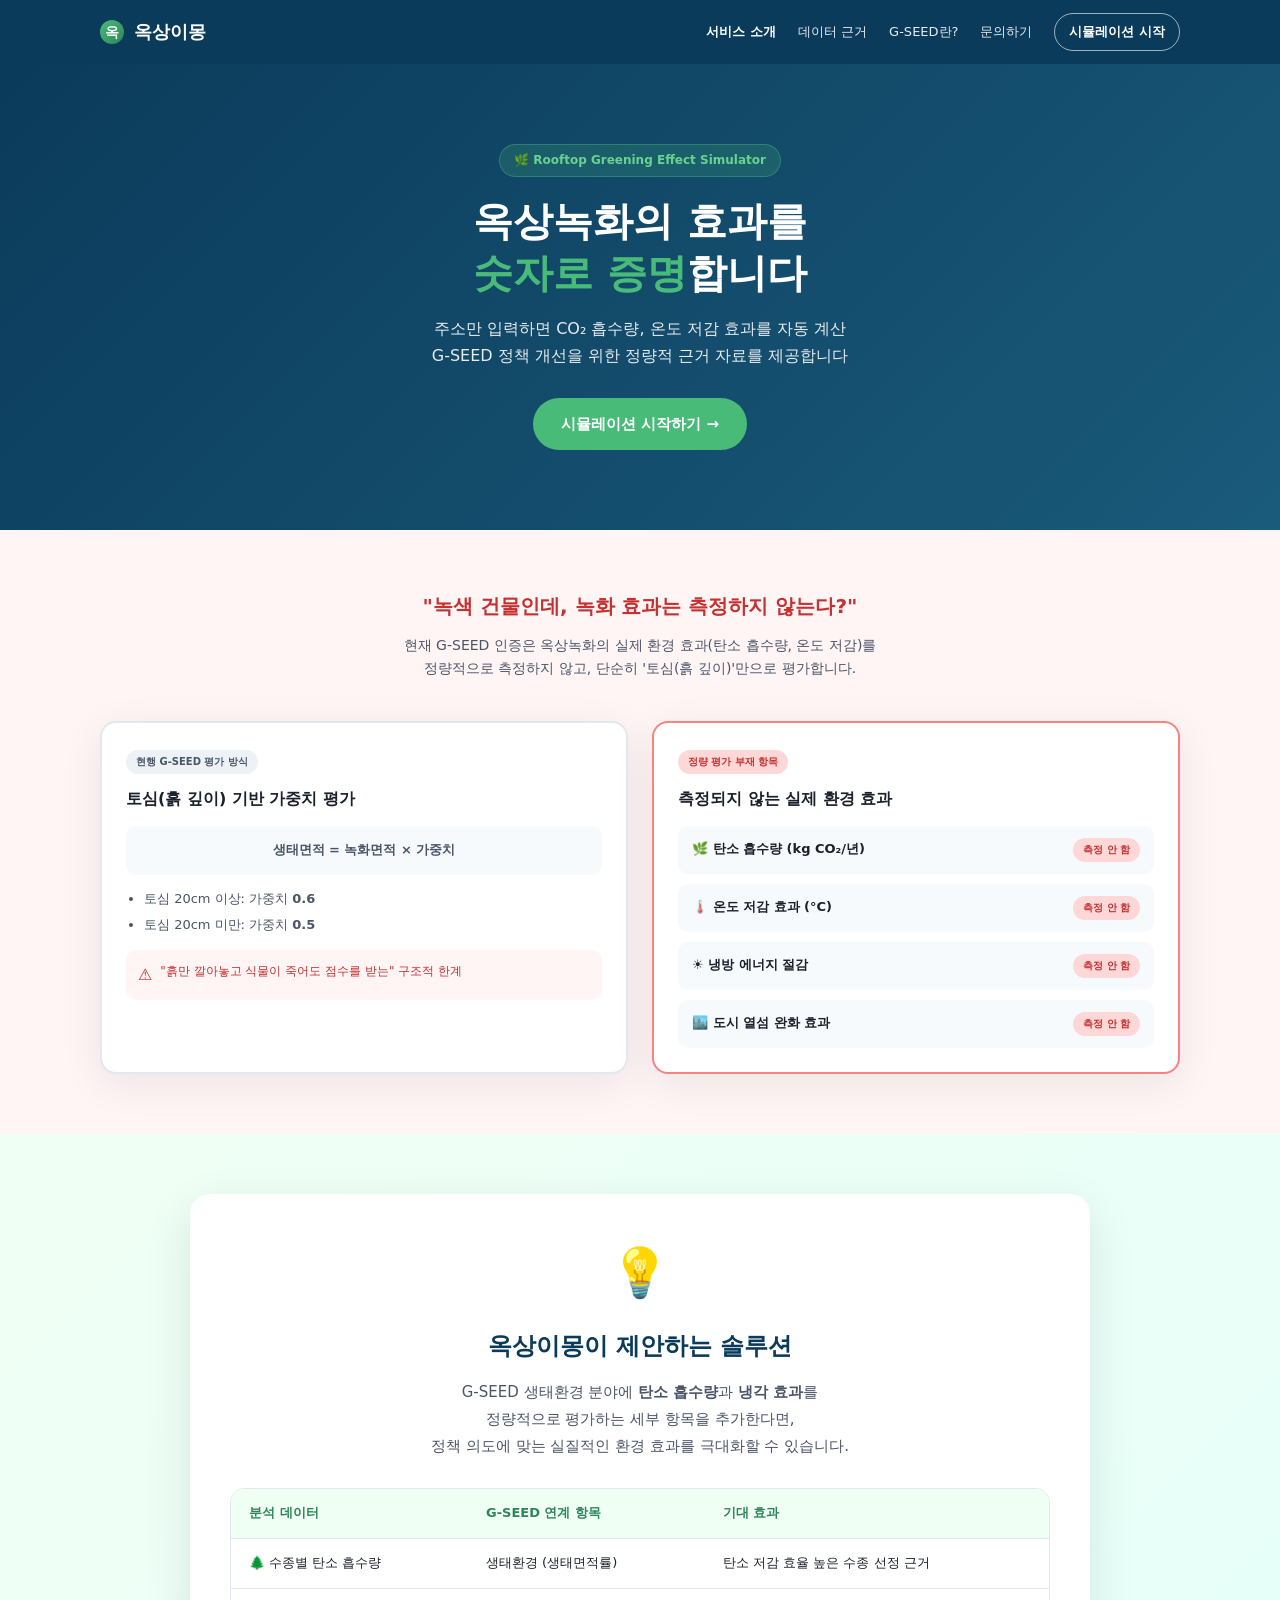
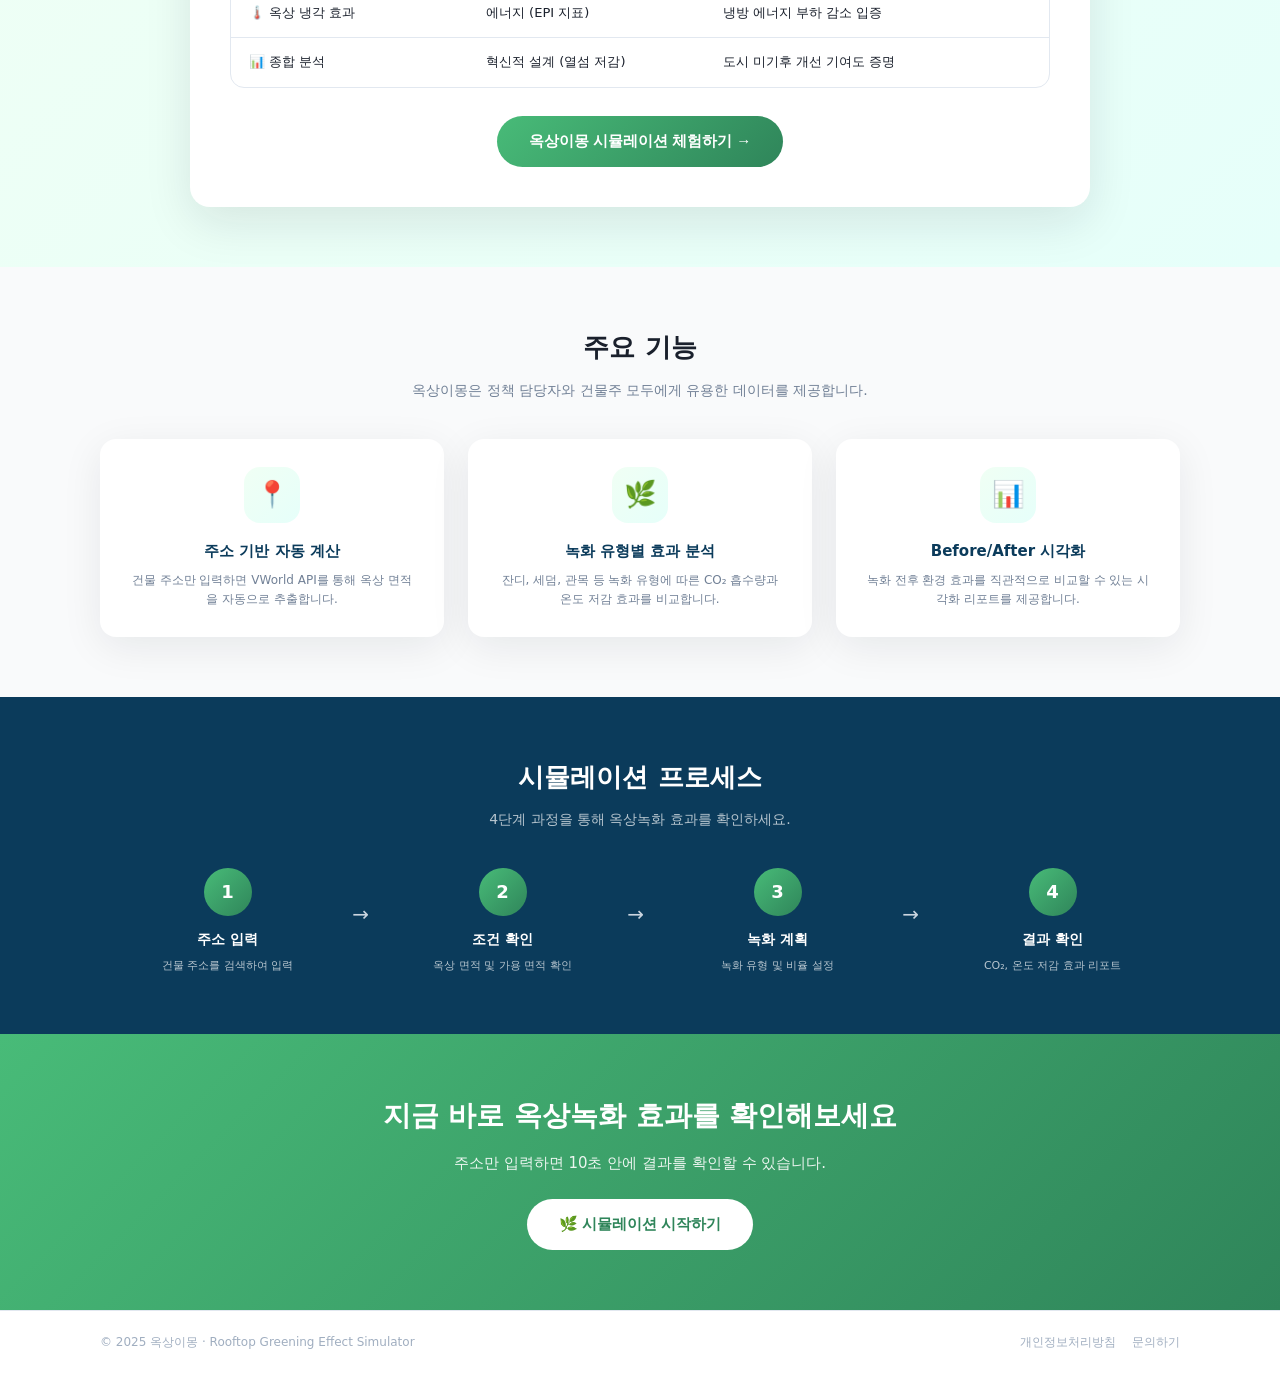
<file: design/okssang_imong/service-intro-v2.html>
<!DOCTYPE html>
<html lang="ko">
<head>
  <meta charset="UTF-8" />
  <title>서비스 소개 | 옥상이몽</title>
  <meta name="viewport" content="width=device-width, initial-scale=1.0" />
  <style>
*{box-sizing:border-box;margin:0;padding:0}
html,body{height:100%}
body{
  font-family:-apple-system,BlinkMacSystemFont,"Noto Sans KR",system-ui,sans-serif;
  background:#f4f6f9;
  color:#1a202c;
  line-height:1.6;
}
a{text-decoration:none;color:inherit}

.container{
  max-width:1120px;
  margin:0 auto;
  padding:0 20px;
}

/* 헤더 */
.app-header{
  background:#0b3b5b;
  color:#fff;
  position:sticky;
  top:0;
  z-index:100;
}
.header-inner{
  height:64px;
  display:flex;
  align-items:center;
  justify-content:space-between;
  gap:16px;
}
.logo{display:flex;align-items:center;gap:10px;font-weight:800}
.logo-mark{
  width:24px;height:24px;border-radius:999px;
  background:linear-gradient(135deg,#48bb78,#2f855a);
  display:flex;align-items:center;justify-content:center;
  font-size:14px;
}
.logo-text{font-size:18px}
.nav{display:flex;align-items:center;gap:22px;font-size:13px}
.nav-link{opacity:.9}
.nav-link:hover{opacity:1}
.nav-link.active{font-weight:700;opacity:1}
.btn-outline{
  border:1px solid rgba(255,255,255,.6);
  border-radius:999px;
  padding:8px 14px;
  font-size:13px;
  font-weight:700;
  color:#fff;
  background:transparent;
}

/* 히어로 */
.service-hero{
  background:linear-gradient(135deg,#0b3b5b 0%,#1a5a7a 100%);
  color:#fff;
  padding:80px 0;
  text-align:center;
}
.hero-badge{
  display:inline-block;
  padding:6px 14px;
  border-radius:999px;
  background:rgba(72,187,120,.2);
  border:1px solid rgba(72,187,120,.4);
  font-size:12px;
  font-weight:700;
  color:#68d391;
  margin-bottom:18px;
}
.hero-title{
  font-size:40px;
  font-weight:900;
  margin-bottom:16px;
  line-height:1.3;
}
.hero-title .highlight{color:#48bb78}
.hero-desc{
  font-size:16px;
  opacity:.9;
  margin-bottom:28px;
  line-height:1.7;
}
.hero-cta{
  display:inline-flex;
  align-items:center;
  gap:8px;
  background:#48bb78;
  color:#fff;
  padding:14px 28px;
  border-radius:999px;
  font-size:15px;
  font-weight:700;
  transition:all .2s;
}
.hero-cta:hover{
  background:#2f855a;
  transform:translateY(-2px);
}

/* 섹션 공통 */
.section{padding:60px 0}
.section-gray{background:#f9fafb}
.section-problem{background:#fff5f5}
.section-solution{background:linear-gradient(135deg,#f0fff4,#e6fffa)}
.section-dark{background:#0b3b5b;color:#fff}

.section-title{
  text-align:center;
  font-size:26px;
  font-weight:900;
  margin-bottom:10px;
}
.section-desc{
  text-align:center;
  font-size:14px;
  color:#718096;
  margin-bottom:36px;
  line-height:1.7;
}

/* 문제 제기 */
.problem-intro{
  text-align:center;
  max-width:700px;
  margin:0 auto 40px;
}
.problem-quote{
  font-size:20px;
  font-weight:900;
  color:#c53030;
  margin-bottom:12px;
}
.problem-explain{
  font-size:14px;
  color:#4a5568;
  line-height:1.7;
}

.problem-grid{
  display:grid;
  grid-template-columns:repeat(2,1fr);
  gap:24px;
}
.problem-card{
  background:#fff;
  border-radius:16px;
  padding:24px;
  box-shadow:0 10px 40px rgba(15,23,42,.08);
}
.problem-card.current{border:2px solid #e2e8f0}
.problem-card.issues{border:2px solid #fc8181}
.problem-badge{
  display:inline-block;
  padding:4px 10px;
  border-radius:999px;
  background:#edf2f7;
  font-size:10px;
  font-weight:900;
  color:#4a5568;
  margin-bottom:12px;
}
.problem-badge.warning{background:#fed7d7;color:#c53030}
.problem-title{
  font-size:16px;
  font-weight:900;
  margin-bottom:14px;
}
.problem-formula{
  background:#f7fafc;
  border-radius:10px;
  padding:14px;
  font-size:13px;
  font-weight:700;
  color:#4a5568;
  text-align:center;
  margin-bottom:14px;
}
.problem-list{
  padding-left:18px;
  font-size:13px;
  color:#4a5568;
  margin-bottom:14px;
}
.problem-list li{margin-bottom:6px}
.problem-issue{
  display:flex;
  align-items:flex-start;
  gap:8px;
  background:#fff5f5;
  border-radius:10px;
  padding:12px;
  font-size:12px;
  color:#c53030;
}
.issue-icon{font-size:16px}

.issue-list{display:flex;flex-direction:column;gap:10px}
.issue-item{
  display:flex;
  justify-content:space-between;
  align-items:center;
  padding:12px 14px;
  background:#f7fafc;
  border-radius:10px;
}
.issue-label{font-size:13px;font-weight:700}
.issue-status{
  font-size:10px;
  font-weight:900;
  color:#c53030;
  background:#fed7d7;
  padding:4px 10px;
  border-radius:999px;
}

/* 솔루션 */
.solution-card{
  background:#fff;
  border-radius:20px;
  padding:40px;
  text-align:center;
  box-shadow:0 16px 48px rgba(15,23,42,.1);
  max-width:900px;
  margin:0 auto;
}
.solution-icon{font-size:48px;margin-bottom:16px}
.solution-title{
  font-size:24px;
  font-weight:900;
  margin-bottom:14px;
  color:#0b3b5b;
}
.solution-desc{
  font-size:15px;
  color:#4a5568;
  line-height:1.8;
  margin-bottom:28px;
}

.solution-table{
  border:1px solid #e2e8f0;
  border-radius:14px;
  overflow:hidden;
  margin-bottom:28px;
  text-align:left;
}
.sol-row{
  display:grid;
  grid-template-columns:1fr 1fr 1.3fr;
  padding:14px 18px;
  font-size:13px;
  border-bottom:1px solid #e2e8f0;
}
.sol-row:last-child{border-bottom:none}
.sol-row.header{
  background:#f0fff4;
  font-weight:900;
  color:#2f855a;
}

.btn-primary{
  display:inline-flex;
  align-items:center;
  gap:8px;
  background:linear-gradient(135deg,#48bb78,#2f855a);
  color:#fff;
  padding:16px 32px;
  border-radius:999px;
  font-size:15px;
  font-weight:700;
  border:none;
  cursor:pointer;
  transition:all .2s;
}
.btn-primary:hover{
  transform:translateY(-2px);
  box-shadow:0 10px 30px rgba(72,187,120,.3);
}

/* 주요 기능 */
.feature-grid{
  display:grid;
  grid-template-columns:repeat(3,1fr);
  gap:24px;
}
.feature-card{
  background:#fff;
  border-radius:16px;
  padding:28px;
  text-align:center;
  box-shadow:0 10px 40px rgba(15,23,42,.08);
}
.feature-icon{
  width:56px;height:56px;
  border-radius:16px;
  background:linear-gradient(135deg,#f0fff4,#e6fffa);
  display:flex;align-items:center;justify-content:center;
  font-size:26px;
  margin:0 auto 16px;
}
.feature-title{
  font-size:15px;
  font-weight:900;
  margin-bottom:8px;
  color:#0b3b5b;
}
.feature-desc{
  font-size:12px;
  color:#718096;
  line-height:1.6;
}

/* 시뮬레이션 프로세스 */
.process-grid{
  display:grid;
  grid-template-columns:repeat(4,1fr);
  gap:20px;
}
.process-step{
  text-align:center;
  position:relative;
}
.process-step:not(:last-child)::after{
  content:"→";
  position:absolute;
  right:-14px;
  top:30px;
  font-size:20px;
  color:#cbd5e0;
}
.step-number{
  width:48px;height:48px;
  border-radius:999px;
  background:linear-gradient(135deg,#48bb78,#2f855a);
  color:#fff;
  font-size:18px;
  font-weight:900;
  display:flex;align-items:center;justify-content:center;
  margin:0 auto 12px;
}
.step-title{
  font-size:14px;
  font-weight:900;
  margin-bottom:6px;
}
.step-desc{
  font-size:11px;
  color:rgba(255,255,255,.7);
}

/* CTA 섹션 */
.cta-section{
  background:linear-gradient(135deg,#48bb78,#2f855a);
  padding:60px 0;
  text-align:center;
  color:#fff;
}
.cta-title{
  font-size:28px;
  font-weight:900;
  margin-bottom:12px;
}
.cta-desc{
  font-size:15px;
  opacity:.9;
  margin-bottom:24px;
}
.btn-cta{
  display:inline-flex;
  align-items:center;
  gap:8px;
  background:#fff;
  color:#2f855a;
  padding:16px 32px;
  border-radius:999px;
  font-size:15px;
  font-weight:700;
  border:none;
  cursor:pointer;
  transition:all .2s;
}
.btn-cta:hover{
  transform:translateY(-2px);
  box-shadow:0 10px 30px rgba(0,0,0,.2);
}

/* 푸터 */
.footer{
  border-top:1px solid #e2e8f0;
  padding:22px 0 30px;
  font-size:12px;
  color:#a0aec0;
  background:#fff;
}
.footer-inner{
  display:flex;
  justify-content:space-between;
  align-items:center;
  gap:14px;
  flex-wrap:wrap;
}
.footer-links{display:flex;gap:16px}

/* 반응형 */
@media (max-width: 900px){
  .problem-grid{grid-template-columns:1fr}
  .feature-grid{grid-template-columns:1fr}
  .process-grid{grid-template-columns:repeat(2,1fr)}
  .process-step:not(:last-child)::after{display:none}
}
@media (max-width: 640px){
  .hero-title{font-size:28px}
  .process-grid{grid-template-columns:1fr}
}
  </style>
</head>

<body>

<!-- 헤더 -->
<header class="app-header">
  <div class="container header-inner">
    <div class="logo">
      <div class="logo-mark">옥</div>
      <span class="logo-text">옥상이몽</span>
    </div>
    <nav class="nav">
      <a class="nav-link active" href="#">서비스 소개</a>
      <a class="nav-link" href="#">데이터 근거</a>
      <a class="nav-link" href="#">G-SEED란?</a>
      <a class="nav-link" href="#">문의하기</a>
      <a class="btn-outline" href="#">시뮬레이션 시작</a>
    </nav>
  </div>
</header>

<!-- 히어로 -->
<section class="service-hero">
  <div class="container">
    <div class="hero-badge">🌿 Rooftop Greening Effect Simulator</div>
    <h1 class="hero-title">
      옥상녹화의 효과를<br />
      <span class="highlight">숫자로 증명</span>합니다
    </h1>
    <p class="hero-desc">
      주소만 입력하면 CO₂ 흡수량, 온도 저감 효과를 자동 계산<br />
      G-SEED 정책 개선을 위한 정량적 근거 자료를 제공합니다
    </p>
    <a class="hero-cta" href="#">시뮬레이션 시작하기 →</a>
  </div>
</section>

<!-- 문제 제기 -->
<section class="section section-problem">
  <div class="container">
    <div class="problem-intro">
      <div class="problem-quote">"녹색 건물인데, 녹화 효과는 측정하지 않는다?"</div>
      <p class="problem-explain">
        현재 G-SEED 인증은 옥상녹화의 실제 환경 효과(탄소 흡수량, 온도 저감)를<br />
        정량적으로 측정하지 않고, 단순히 '토심(흙 깊이)'만으로 평가합니다.
      </p>
    </div>

    <div class="problem-grid">
      <!-- 현행 방식 -->
      <div class="problem-card current">
        <div class="problem-badge">현행 G-SEED 평가 방식</div>
        <h3 class="problem-title">토심(흙 깊이) 기반 가중치 평가</h3>
        <div class="problem-formula">
          <span>생태면적 = 녹화면적 × 가중치</span>
        </div>
        <ul class="problem-list">
          <li>토심 20cm 이상: 가중치 <strong>0.6</strong></li>
          <li>토심 20cm 미만: 가중치 <strong>0.5</strong></li>
        </ul>
        <div class="problem-issue">
          <span class="issue-icon">⚠️</span>
          <span>"흙만 깔아놓고 식물이 죽어도 점수를 받는" 구조적 한계</span>
        </div>
      </div>

      <!-- 문제점 -->
      <div class="problem-card issues">
        <div class="problem-badge warning">정량 평가 부재 항목</div>
        <h3 class="problem-title">측정되지 않는 실제 환경 효과</h3>
        <div class="issue-list">
          <div class="issue-item">
            <span class="issue-label">🌿 탄소 흡수량 (kg CO₂/년)</span>
            <span class="issue-status">측정 안 함</span>
          </div>
          <div class="issue-item">
            <span class="issue-label">🌡️ 온도 저감 효과 (°C)</span>
            <span class="issue-status">측정 안 함</span>
          </div>
          <div class="issue-item">
            <span class="issue-label">☀️ 냉방 에너지 절감</span>
            <span class="issue-status">측정 안 함</span>
          </div>
          <div class="issue-item">
            <span class="issue-label">🏙️ 도시 열섬 완화 효과</span>
            <span class="issue-status">측정 안 함</span>
          </div>
        </div>
      </div>
    </div>
  </div>
</section>

<!-- 솔루션 -->
<section class="section section-solution">
  <div class="container">
    <div class="solution-card">
      <div class="solution-icon">💡</div>
      <h2 class="solution-title">옥상이몽이 제안하는 솔루션</h2>
      <p class="solution-desc">
        G-SEED 생태환경 분야에 <strong>탄소 흡수량</strong>과 <strong>냉각 효과</strong>를<br />
        정량적으로 평가하는 세부 항목을 추가한다면,<br />
        정책 의도에 맞는 실질적인 환경 효과를 극대화할 수 있습니다.
      </p>
      
      <div class="solution-table">
        <div class="sol-row header">
          <span>분석 데이터</span>
          <span>G-SEED 연계 항목</span>
          <span>기대 효과</span>
        </div>
        <div class="sol-row">
          <span>🌲 수종별 탄소 흡수량</span>
          <span>생태환경 (생태면적률)</span>
          <span>탄소 저감 효율 높은 수종 선정 근거</span>
        </div>
        <div class="sol-row">
          <span>🌡️ 옥상 냉각 효과</span>
          <span>에너지 (EPI 지표)</span>
          <span>냉방 에너지 부하 감소 입증</span>
        </div>
        <div class="sol-row">
          <span>📊 종합 분석</span>
          <span>혁신적 설계 (열섬 저감)</span>
          <span>도시 미기후 개선 기여도 증명</span>
        </div>
      </div>

      <button class="btn-primary">옥상이몽 시뮬레이션 체험하기 →</button>
    </div>
  </div>
</section>

<!-- 주요 기능 -->
<section class="section section-gray">
  <div class="container">
    <h2 class="section-title">주요 기능</h2>
    <p class="section-desc">옥상이몽은 정책 담당자와 건물주 모두에게 유용한 데이터를 제공합니다.</p>

    <div class="feature-grid">
      <div class="feature-card">
        <div class="feature-icon">📍</div>
        <h3 class="feature-title">주소 기반 자동 계산</h3>
        <p class="feature-desc">건물 주소만 입력하면 VWorld API를 통해 옥상 면적을 자동으로 추출합니다.</p>
      </div>
      <div class="feature-card">
        <div class="feature-icon">🌿</div>
        <h3 class="feature-title">녹화 유형별 효과 분석</h3>
        <p class="feature-desc">잔디, 세덤, 관목 등 녹화 유형에 따른 CO₂ 흡수량과 온도 저감 효과를 비교합니다.</p>
      </div>
      <div class="feature-card">
        <div class="feature-icon">📊</div>
        <h3 class="feature-title">Before/After 시각화</h3>
        <p class="feature-desc">녹화 전후 환경 효과를 직관적으로 비교할 수 있는 시각화 리포트를 제공합니다.</p>
      </div>
    </div>
  </div>
</section>

<!-- 시뮬레이션 프로세스 -->
<section class="section section-dark">
  <div class="container">
    <h2 class="section-title" style="color:#fff">시뮬레이션 프로세스</h2>
    <p class="section-desc" style="color:rgba(255,255,255,.7)">4단계 과정을 통해 옥상녹화 효과를 확인하세요.</p>

    <div class="process-grid">
      <div class="process-step">
        <div class="step-number">1</div>
        <div class="step-title" style="color:#fff">주소 입력</div>
        <div class="step-desc">건물 주소를 검색하여 입력</div>
      </div>
      <div class="process-step">
        <div class="step-number">2</div>
        <div class="step-title" style="color:#fff">조건 확인</div>
        <div class="step-desc">옥상 면적 및 가용 면적 확인</div>
      </div>
      <div class="process-step">
        <div class="step-number">3</div>
        <div class="step-title" style="color:#fff">녹화 계획</div>
        <div class="step-desc">녹화 유형 및 비율 설정</div>
      </div>
      <div class="process-step">
        <div class="step-number">4</div>
        <div class="step-title" style="color:#fff">결과 확인</div>
        <div class="step-desc">CO₂, 온도 저감 효과 리포트</div>
      </div>
    </div>
  </div>
</section>

<!-- CTA -->
<section class="cta-section">
  <div class="container">
    <h2 class="cta-title">지금 바로 옥상녹화 효과를 확인해보세요</h2>
    <p class="cta-desc">주소만 입력하면 10초 안에 결과를 확인할 수 있습니다.</p>
    <button class="btn-cta">🌿 시뮬레이션 시작하기</button>
  </div>
</section>

<!-- 푸터 -->
<footer class="footer">
  <div class="container footer-inner">
    <div>© 2025 옥상이몽 · Rooftop Greening Effect Simulator</div>
    <div class="footer-links">
      <a href="#">개인정보처리방침</a>
      <a href="#">문의하기</a>
    </div>
  </div>
</footer>

</body>
</html>
</file>
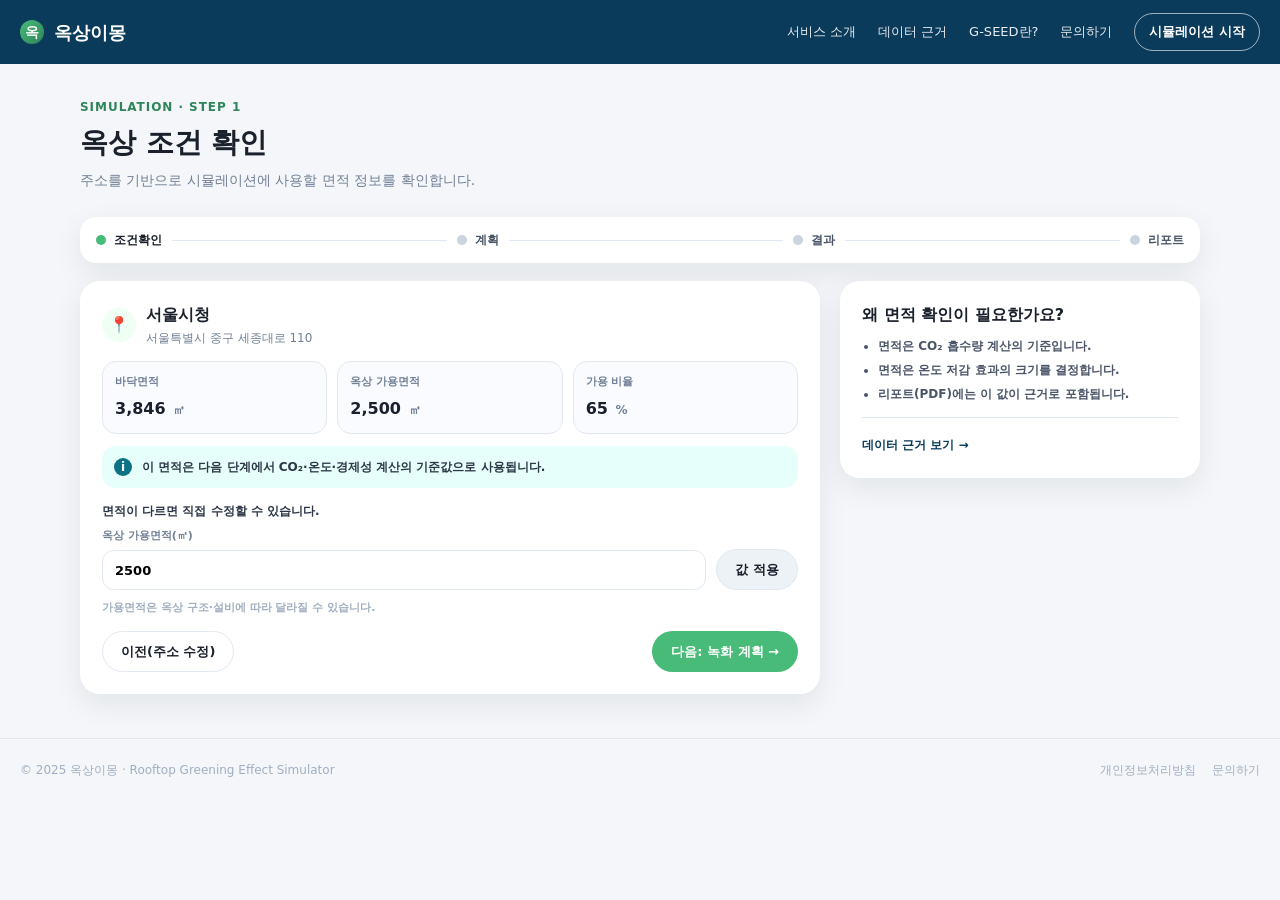
<file: design/okssang_imong/step1_condition.html>
<!doctype html>
<html lang="ko">
  <head>
    <meta charset="utf-8" />
    <meta name="viewport" content="width=device-width, initial-scale=1" />
    <title>옥상이몽 · STEP 1 옥상 조건 확인</title>
    <link rel="stylesheet" href="step1_condition.css" />
  </head>
  <body>
    <header class="app-header">
      <div class="container-1320 header-inner">
        <div class="logo">
          <div class="logo-mark">옥</div>
          <span class="logo-text">옥상이몽</span>
        </div>
        <nav class="nav">
          <a class="nav-link" href="#">서비스 소개</a>
          <a class="nav-link" href="#">데이터 근거</a>
          <a class="nav-link" href="#">G-SEED란?</a>
          <a class="nav-link" href="#">문의하기</a>
          <a class="btn btn-outline" href="#">시뮬레이션 시작</a>
        </nav>
      </div>
    </header>

    <main class="page">
      <div class="container-1320">
        <div class="content-1120">

          <section class="section-header">
            <div class="eyebrow">SIMULATION · STEP 1</div>
            <h1 class="h2">옥상 조건 확인</h1>
            <p class="subtitle">주소를 기반으로 시뮬레이션에 사용할 면적 정보를 확인합니다.</p>
          </section>

          <section class="stepper" aria-label="simulation steps">
            <div class="step active">
              <div class="dot"></div>
              <div class="label">조건확인</div>
            </div>
            <div class="line"></div>
            <div class="step">
              <div class="dot"></div>
              <div class="label">계획</div>
            </div>
            <div class="line"></div>
            <div class="step">
              <div class="dot"></div>
              <div class="label">결과</div>
            </div>
            <div class="line"></div>
            <div class="step">
              <div class="dot"></div>
              <div class="label">리포트</div>
            </div>
          </section>

          <section class="grid">
            <div class="card">
              <div class="card-header">
                <div class="pin">📍</div>
                <div class="header-text">
                  <div class="card-title">서울시청</div>
                  <div class="card-caption">서울특별시 중구 세종대로 110</div>
                </div>
              </div>

              <div class="chips">
                <div class="chip">
                  <div class="chip-label">바닥면적</div>
                  <div class="chip-value">3,846 <span class="unit">㎡</span></div>
                </div>
                <div class="chip">
                  <div class="chip-label">옥상 가용면적</div>
                  <div class="chip-value">2,500 <span class="unit">㎡</span></div>
                </div>
                <div class="chip">
                  <div class="chip-label">가용 비율</div>
                  <div class="chip-value">65 <span class="unit">%</span></div>
                </div>
              </div>

              <div class="callout">
                <div class="callout-icon">i</div>
                <div class="callout-text">이 면적은 다음 단계에서 CO₂·온도·경제성 계산의 기준값으로 사용됩니다.</div>
              </div>

              <div class="edit">
                <div class="edit-title">면적이 다르면 직접 수정할 수 있습니다.</div>
                <div class="edit-row">
                  <div class="input">
                    <div class="input-label">옥상 가용면적(㎡)</div>
                    <input class="input-box" type="text" value="2500" />
                  </div>
                  <button class="btn btn-secondary" type="button">값 적용</button>
                </div>
                <div class="edit-help">가용면적은 옥상 구조·설비에 따라 달라질 수 있습니다.</div>
              </div>

              <div class="cta-row">
                <a class="btn btn-ghost" href="#">이전(주소 수정)</a>
                <a class="btn btn-primary" href="#">다음: 녹화 계획 →</a>
              </div>
            </div>

            <aside class="side">
              <div class="card">
                <div class="card-title">왜 면적 확인이 필요한가요?</div>
                <ul class="bullets">
                  <li>면적은 CO₂ 흡수량 계산의 기준입니다.</li>
                  <li>면적은 온도 저감 효과의 크기를 결정합니다.</li>
                  <li>리포트(PDF)에는 이 값이 근거로 포함됩니다.</li>
                </ul>
                <div class="divider"></div>
                <a class="link" href="#">데이터 근거 보기 →</a>
              </div>
            </aside>
          </section>

        </div>
      </div>
    </main>

    <footer class="footer">
      <div class="container-1320 footer-inner">
        <div>© 2025 옥상이몽 · Rooftop Greening Effect Simulator</div>
        <div class="footer-links">
          <a href="#">개인정보처리방침</a>
          <a href="#">문의하기</a>
        </div>
      </div>
    </footer>
  </body>
</html>
</file>
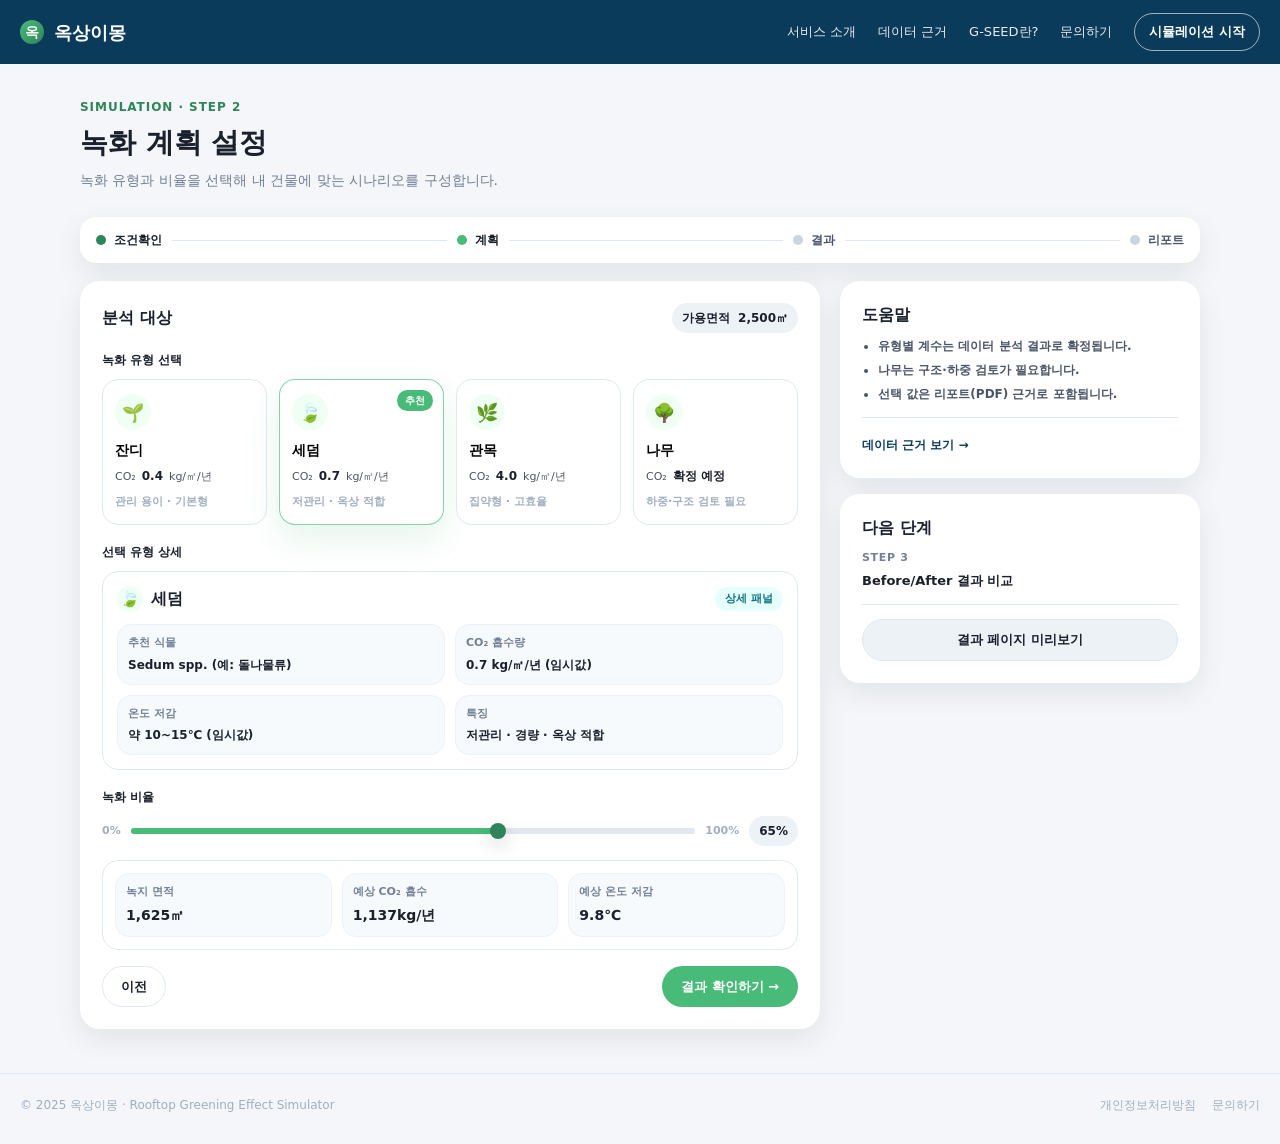
<file: design/okssang_imong/step2_planning.html>
<!doctype html>
<html lang="ko">
  <head>
    <meta charset="utf-8" />
    <meta name="viewport" content="width=device-width, initial-scale=1" />
    <title>옥상이몽 · STEP 2 녹화 계획</title>
    <link rel="stylesheet" href="step2_planning.css" />
  </head>
  <body>
    <header class="app-header">
      <div class="container-1320 header-inner">
        <div class="logo">
          <div class="logo-mark">옥</div>
          <span class="logo-text">옥상이몽</span>
        </div>
        <nav class="nav">
          <a class="nav-link" href="#">서비스 소개</a>
          <a class="nav-link" href="#">데이터 근거</a>
          <a class="nav-link" href="#">G-SEED란?</a>
          <a class="nav-link" href="#">문의하기</a>
          <a class="btn btn-outline" href="#">시뮬레이션 시작</a>
        </nav>
      </div>
    </header>

    <main class="page">
      <div class="container-1320">
        <div class="content-1120">

          <section class="section-header">
            <div class="eyebrow">SIMULATION · STEP 2</div>
            <h1 class="h2">녹화 계획 설정</h1>
            <p class="subtitle">녹화 유형과 비율을 선택해 내 건물에 맞는 시나리오를 구성합니다.</p>
          </section>

          <section class="stepper" aria-label="simulation steps">
            <div class="step done">
              <div class="dot"></div>
              <div class="label">조건확인</div>
            </div>
            <div class="line"></div>
            <div class="step active">
              <div class="dot"></div>
              <div class="label">계획</div>
            </div>
            <div class="line"></div>
            <div class="step">
              <div class="dot"></div>
              <div class="label">결과</div>
            </div>
            <div class="line"></div>
            <div class="step">
              <div class="dot"></div>
              <div class="label">리포트</div>
            </div>
          </section>

          <section class="grid">
            <div class="stack">
              <div class="card">
                <div class="card-top">
                  <div class="card-title">분석 대상</div>
                  <div class="pill">가용면적 <strong>2,500㎡</strong></div>
                </div>

                <div class="block">
                  <div class="block-title">녹화 유형 선택</div>
                  <div class="type-grid" role="group" aria-label="green roof types">
                    <button class="type-card" type="button" aria-pressed="false">
                      <div class="type-icon">🌱</div>
                      <div class="type-name">잔디</div>
                      <div class="type-meta">
                        <span>CO₂</span><strong>0.4</strong><span>kg/㎡/년</span>
                      </div>
                      <div class="type-sub">관리 용이 · 기본형</div>
                    </button>

                    <button class="type-card selected" type="button" aria-pressed="true">
                      <div class="type-badge">추천</div>
                      <div class="type-icon">🍃</div>
                      <div class="type-name">세덤</div>
                      <div class="type-meta">
                        <span>CO₂</span><strong>0.7</strong><span>kg/㎡/년</span>
                      </div>
                      <div class="type-sub">저관리 · 옥상 적합</div>
                    </button>

                    <button class="type-card" type="button" aria-pressed="false">
                      <div class="type-icon">🌿</div>
                      <div class="type-name">관목</div>
                      <div class="type-meta">
                        <span>CO₂</span><strong>4.0</strong><span>kg/㎡/년</span>
                      </div>
                      <div class="type-sub">집약형 · 고효율</div>
                    </button>

                    <button class="type-card" type="button" aria-pressed="false">
                      <div class="type-icon">🌳</div>
                      <div class="type-name">나무</div>
                      <div class="type-meta">
                        <span>CO₂</span><strong>확정 예정</strong>
                      </div>
                      <div class="type-sub">하중·구조 검토 필요</div>
                    </button>
                  </div>
                </div>

                <div class="block">
                  <div class="block-title">선택 유형 상세</div>
                  <div class="detail-panel">
                    <div class="detail-head">
                      <div class="detail-title">
                        <span class="detail-icon">🍃</span>
                        <span>세덤</span>
                      </div>
                      <div class="detail-tag">상세 패널</div>
                    </div>
                    <div class="detail-grid">
                      <div class="detail-item">
                        <div class="k">추천 식물</div>
                        <div class="v">Sedum spp. (예: 돌나물류)</div>
                      </div>
                      <div class="detail-item">
                        <div class="k">CO₂ 흡수량</div>
                        <div class="v">0.7 kg/㎡/년 (임시값)</div>
                      </div>
                      <div class="detail-item">
                        <div class="k">온도 저감</div>
                        <div class="v">약 10~15℃ (임시값)</div>
                      </div>
                      <div class="detail-item">
                        <div class="k">특징</div>
                        <div class="v">저관리 · 경량 · 옥상 적합</div>
                      </div>
                    </div>
                  </div>
                </div>

                <div class="block">
                  <div class="block-title">녹화 비율</div>
                  <div class="slider-row">
                    <div class="slider-label">0%</div>
                    <div class="slider-track">
                      <div class="slider-fill" style="width:65%"></div>
                      <div class="slider-thumb" style="left:65%"></div>
                    </div>
                    <div class="slider-label">100%</div>
                    <div class="slider-pill"><strong>65%</strong></div>
                  </div>

                  <div class="preview">
                    <div class="preview-item">
                      <div class="k">녹지 면적</div>
                      <div class="v">1,625㎡</div>
                    </div>
                    <div class="preview-item">
                      <div class="k">예상 CO₂ 흡수</div>
                      <div class="v">1,137kg/년</div>
                    </div>
                    <div class="preview-item">
                      <div class="k">예상 온도 저감</div>
                      <div class="v">9.8℃</div>
                    </div>
                  </div>

                  <div class="cta-row">
                    <a class="btn btn-ghost" href="#">이전</a>
                    <a class="btn btn-primary" href="#">결과 확인하기 →</a>
                  </div>
                </div>
              </div>
            </div>

            <aside class="side">
              <div class="card">
                <div class="card-title">도움말</div>
                <ul class="bullets">
                  <li>유형별 계수는 데이터 분석 결과로 확정됩니다.</li>
                  <li>나무는 구조·하중 검토가 필요합니다.</li>
                  <li>선택 값은 리포트(PDF) 근거로 포함됩니다.</li>
                </ul>
                <div class="divider"></div>
                <a class="link" href="#">데이터 근거 보기 →</a>
              </div>

              <div class="card">
                <div class="card-title">다음 단계</div>
                <div class="mini">
                  <div class="mini-k">STEP 3</div>
                  <div class="mini-v">Before/After 결과 비교</div>
                </div>
                <div class="divider"></div>
                <a class="btn btn-secondary" href="#" style="width:100%;">결과 페이지 미리보기</a>
              </div>
            </aside>
          </section>

        </div>
      </div>
    </main>

    <footer class="footer">
      <div class="container-1320 footer-inner">
        <div>© 2025 옥상이몽 · Rooftop Greening Effect Simulator</div>
        <div class="footer-links">
          <a href="#">개인정보처리방침</a>
          <a href="#">문의하기</a>
        </div>
      </div>
    </footer>
  </body>
</html>
</file>
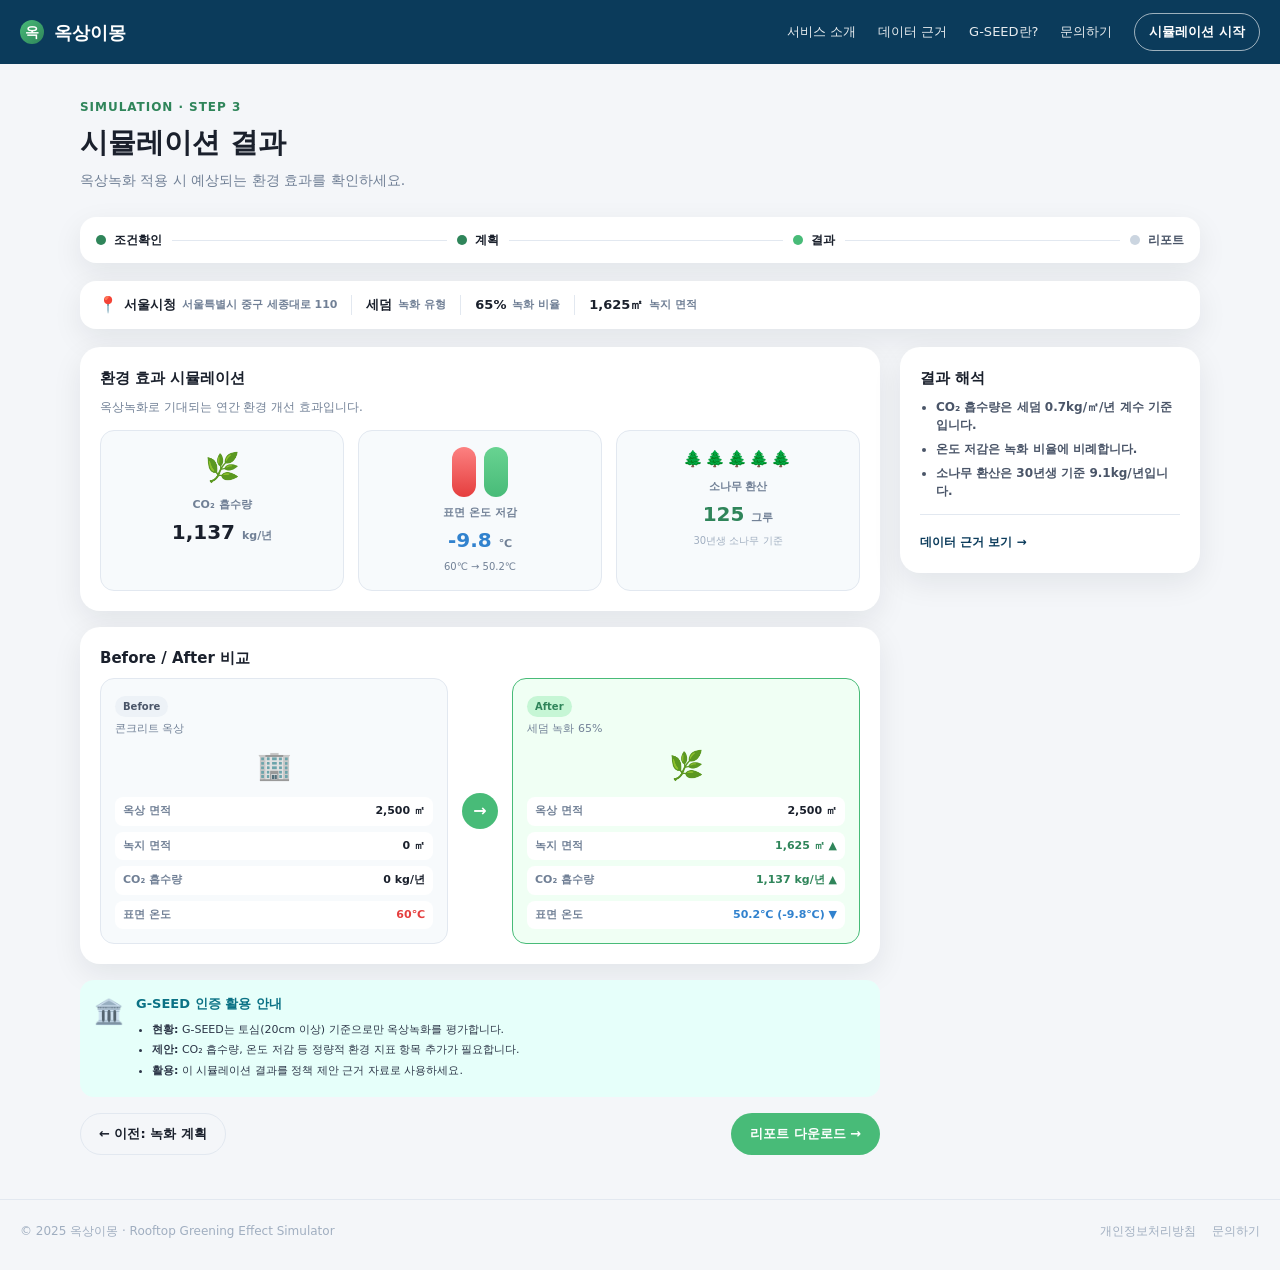
<file: design/okssang_imong/step3_result.html>
<!doctype html>
<html lang="ko">
  <head>
    <meta charset="utf-8" />
    <meta name="viewport" content="width=device-width, initial-scale=1" />
    <title>옥상이몽 · STEP 3 시뮬레이션 결과</title>
    <link rel="stylesheet" href="step3_result.css" />
  </head>
  <body>
    <header class="app-header">
      <div class="container-1320 header-inner">
        <div class="logo">
          <div class="logo-mark">옥</div>
          <span class="logo-text">옥상이몽</span>
        </div>
        <nav class="nav">
          <a class="nav-link" href="#">서비스 소개</a>
          <a class="nav-link" href="#">데이터 근거</a>
          <a class="nav-link" href="#">G-SEED란?</a>
          <a class="nav-link" href="#">문의하기</a>
          <a class="btn btn-outline" href="#">시뮬레이션 시작</a>
        </nav>
      </div>
    </header>

    <main class="page">
      <div class="container-1320">
        <div class="content-1120">

          <section class="section-header">
            <div class="eyebrow">SIMULATION · STEP 3</div>
            <h1 class="h2">시뮬레이션 결과</h1>
            <p class="subtitle">옥상녹화 적용 시 예상되는 환경 효과를 확인하세요.</p>
          </section>

          <section class="stepper" aria-label="simulation steps">
            <div class="step done">
              <div class="dot"></div>
              <div class="label">조건확인</div>
            </div>
            <div class="line"></div>
            <div class="step done">
              <div class="dot"></div>
              <div class="label">계획</div>
            </div>
            <div class="line"></div>
            <div class="step active">
              <div class="dot"></div>
              <div class="label">결과</div>
            </div>
            <div class="line"></div>
            <div class="step">
              <div class="dot"></div>
              <div class="label">리포트</div>
            </div>
          </section>

          <section class="summary-bar">
            <div class="summary-item">
              <span class="summary-icon">📍</span>
              <span class="summary-label">서울시청</span>
              <span class="summary-sub">서울특별시 중구 세종대로 110</span>
            </div>
            <div class="summary-divider"></div>
            <div class="summary-item">
              <span class="summary-label">세덤</span>
              <span class="summary-sub">녹화 유형</span>
            </div>
            <div class="summary-divider"></div>
            <div class="summary-item">
              <span class="summary-label">65%</span>
              <span class="summary-sub">녹화 비율</span>
            </div>
            <div class="summary-divider"></div>
            <div class="summary-item">
              <span class="summary-label">1,625㎡</span>
              <span class="summary-sub">녹지 면적</span>
            </div>
          </section>

          <section class="grid">
            <div class="stack">
              <div class="card">
                <div class="card-title">환경 효과 시뮬레이션</div>
                <p class="card-desc">옥상녹화로 기대되는 연간 환경 개선 효과입니다.</p>

                <div class="viz-grid">
                  <div class="viz-item">
                    <div class="viz-icon">🌿</div>
                    <div class="viz-label">CO₂ 흡수량</div>
                    <div class="viz-value">1,137 <span class="viz-unit">kg/년</span></div>
                  </div>

                  <div class="viz-item">
                    <div class="temp-bars">
                      <div class="temp-bar hot"></div>
                      <div class="temp-bar cool"></div>
                    </div>
                    <div class="viz-label">표면 온도 저감</div>
                    <div class="viz-value highlight-cool">-9.8 <span class="viz-unit">℃</span></div>
                    <div class="temp-detail">60℃ → 50.2℃</div>
                  </div>

                  <div class="viz-item">
                    <div class="tree-icons">🌲🌲🌲🌲🌲</div>
                    <div class="viz-label">소나무 환산</div>
                    <div class="viz-value highlight-green">125 <span class="viz-unit">그루</span></div>
                    <div class="viz-sub">30년생 소나무 기준</div>
                  </div>
                </div>
              </div>

              <div class="card">
                <div class="card-title">Before / After 비교</div>

                <div class="compare-grid">
                  <div class="compare-card before">
                    <div class="compare-badge">Before</div>
                    <div class="compare-sub">콘크리트 옥상</div>
                    <div class="compare-icon">🏢</div>
                    <div class="compare-stats">
                      <div class="stat-row">
                        <span class="stat-label">옥상 면적</span>
                        <span class="stat-value">2,500 ㎡</span>
                      </div>
                      <div class="stat-row">
                        <span class="stat-label">녹지 면적</span>
                        <span class="stat-value">0 ㎡</span>
                      </div>
                      <div class="stat-row">
                        <span class="stat-label">CO₂ 흡수량</span>
                        <span class="stat-value">0 kg/년</span>
                      </div>
                      <div class="stat-row">
                        <span class="stat-label">표면 온도</span>
                        <span class="stat-value hot">60℃</span>
                      </div>
                    </div>
                  </div>

                  <div class="compare-arrow">→</div>

                  <div class="compare-card after">
                    <div class="compare-badge after">After</div>
                    <div class="compare-sub">세덤 녹화 65%</div>
                    <div class="compare-icon">🌿</div>
                    <div class="compare-stats">
                      <div class="stat-row">
                        <span class="stat-label">옥상 면적</span>
                        <span class="stat-value">2,500 ㎡</span>
                      </div>
                      <div class="stat-row">
                        <span class="stat-label">녹지 면적</span>
                        <span class="stat-value green">1,625 ㎡ ▲</span>
                      </div>
                      <div class="stat-row">
                        <span class="stat-label">CO₂ 흡수량</span>
                        <span class="stat-value green">1,137 kg/년 ▲</span>
                      </div>
                      <div class="stat-row">
                        <span class="stat-label">표면 온도</span>
                        <span class="stat-value cool">50.2℃ (-9.8℃) ▼</span>
                      </div>
                    </div>
                  </div>
                </div>
              </div>

              <div class="callout">
                <div class="callout-icon">🏛️</div>
                <div class="callout-content">
                  <div class="callout-title">G-SEED 인증 활용 안내</div>
                  <ul class="callout-list">
                    <li><strong>현황:</strong> G-SEED는 토심(20cm 이상) 기준으로만 옥상녹화를 평가합니다.</li>
                    <li><strong>제안:</strong> CO₂ 흡수량, 온도 저감 등 정량적 환경 지표 항목 추가가 필요합니다.</li>
                    <li><strong>활용:</strong> 이 시뮬레이션 결과를 정책 제안 근거 자료로 사용하세요.</li>
                  </ul>
                </div>
              </div>

              <div class="cta-row">
                <a class="btn btn-ghost" href="#">← 이전: 녹화 계획</a>
                <a class="btn btn-primary" href="#">리포트 다운로드 →</a>
              </div>
            </div>

            <aside class="side">
              <div class="card">
                <div class="card-title">결과 해석</div>
                <ul class="bullets">
                  <li>CO₂ 흡수량은 세덤 0.7kg/㎡/년 계수 기준입니다.</li>
                  <li>온도 저감은 녹화 비율에 비례합니다.</li>
                  <li>소나무 환산은 30년생 기준 9.1kg/년입니다.</li>
                </ul>
                <div class="divider"></div>
                <a class="link" href="#">데이터 근거 보기 →</a>
              </div>
            </aside>
          </section>

        </div>
      </div>
    </main>

    <footer class="footer">
      <div class="container-1320 footer-inner">
        <div>© 2025 옥상이몽 · Rooftop Greening Effect Simulator</div>
        <div class="footer-links">
          <a href="#">개인정보처리방침</a>
          <a href="#">문의하기</a>
        </div>
      </div>
    </footer>
  </body>
</html>
</file>
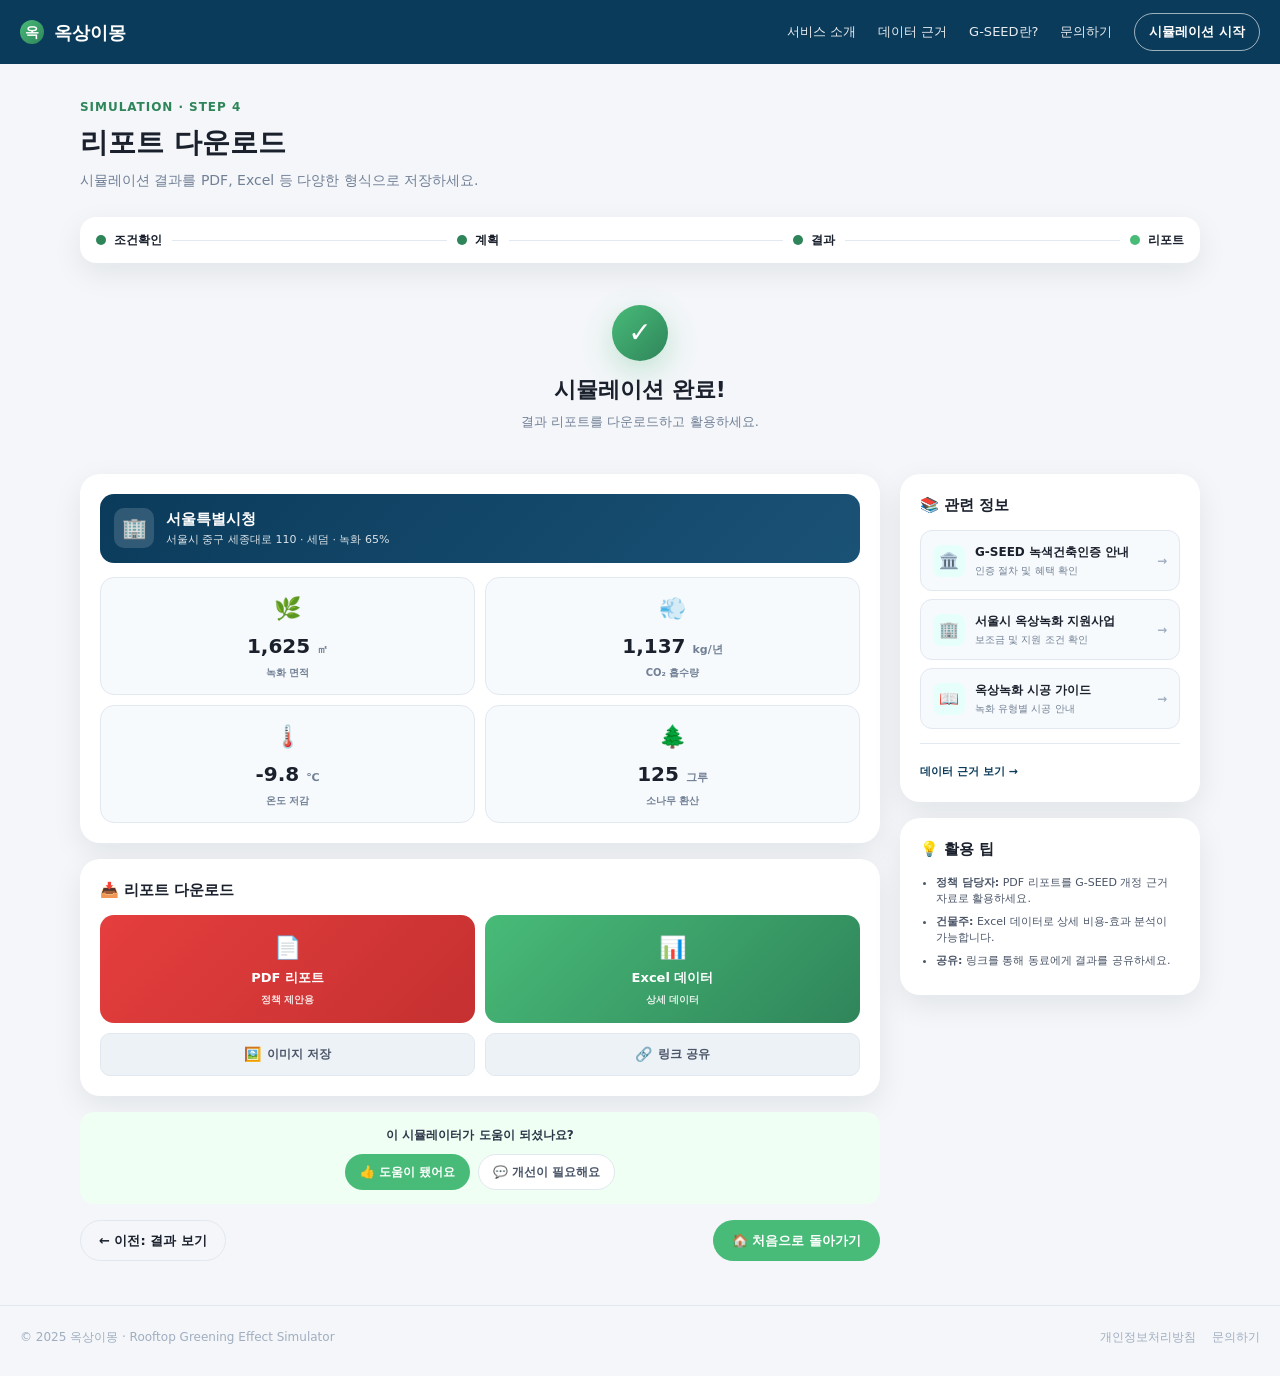
<file: design/okssang_imong/step4_report.html>
<!doctype html>
<html lang="ko">
  <head>
    <meta charset="utf-8" />
    <meta name="viewport" content="width=device-width, initial-scale=1" />
    <title>옥상이몽 · STEP 4 리포트</title>
    <link rel="stylesheet" href="step4_report.css" />
  </head>
  <body>
    <header class="app-header">
      <div class="container-1320 header-inner">
        <div class="logo">
          <div class="logo-mark">옥</div>
          <span class="logo-text">옥상이몽</span>
        </div>
        <nav class="nav">
          <a class="nav-link" href="#">서비스 소개</a>
          <a class="nav-link" href="#">데이터 근거</a>
          <a class="nav-link" href="#">G-SEED란?</a>
          <a class="nav-link" href="#">문의하기</a>
          <a class="btn btn-outline" href="#">시뮬레이션 시작</a>
        </nav>
      </div>
    </header>

    <main class="page">
      <div class="container-1320">
        <div class="content-1120">

          <section class="section-header">
            <div class="eyebrow">SIMULATION · STEP 4</div>
            <h1 class="h2">리포트 다운로드</h1>
            <p class="subtitle">시뮬레이션 결과를 PDF, Excel 등 다양한 형식으로 저장하세요.</p>
          </section>

          <section class="stepper" aria-label="simulation steps">
            <div class="step done">
              <div class="dot"></div>
              <div class="label">조건확인</div>
            </div>
            <div class="line"></div>
            <div class="step done">
              <div class="dot"></div>
              <div class="label">계획</div>
            </div>
            <div class="line"></div>
            <div class="step done">
              <div class="dot"></div>
              <div class="label">결과</div>
            </div>
            <div class="line"></div>
            <div class="step active">
              <div class="dot"></div>
              <div class="label">리포트</div>
            </div>
          </section>

          <section class="complete-banner">
            <div class="complete-icon">✓</div>
            <h2 class="complete-title">시뮬레이션 완료!</h2>
            <p class="complete-desc">결과 리포트를 다운로드하고 활용하세요.</p>
          </section>

          <section class="grid">
            <div class="stack">
              <div class="card">
                <div class="card-header-bar">
                  <div class="building-icon">🏢</div>
                  <div class="building-info">
                    <div class="building-name">서울특별시청</div>
                    <div class="building-meta">서울시 중구 세종대로 110 · 세덤 · 녹화 65%</div>
                  </div>
                </div>

                <div class="result-grid">
                  <div class="result-item">
                    <div class="result-icon">🌿</div>
                    <div class="result-value">1,625 <span class="result-unit">㎡</span></div>
                    <div class="result-label">녹화 면적</div>
                  </div>
                  <div class="result-item">
                    <div class="result-icon">💨</div>
                    <div class="result-value">1,137 <span class="result-unit">kg/년</span></div>
                    <div class="result-label">CO₂ 흡수량</div>
                  </div>
                  <div class="result-item">
                    <div class="result-icon">🌡️</div>
                    <div class="result-value">-9.8 <span class="result-unit">℃</span></div>
                    <div class="result-label">온도 저감</div>
                  </div>
                  <div class="result-item">
                    <div class="result-icon">🌲</div>
                    <div class="result-value">125 <span class="result-unit">그루</span></div>
                    <div class="result-label">소나무 환산</div>
                  </div>
                </div>
              </div>

              <div class="card">
                <div class="card-title">📥 리포트 다운로드</div>
                
                <div class="download-grid">
                  <button class="download-btn pdf">
                    <span class="download-icon">📄</span>
                    <span class="download-text">PDF 리포트</span>
                    <span class="download-desc">정책 제안용</span>
                  </button>
                  <button class="download-btn excel">
                    <span class="download-icon">📊</span>
                    <span class="download-text">Excel 데이터</span>
                    <span class="download-desc">상세 데이터</span>
                  </button>
                </div>

                <div class="share-grid">
                  <button class="share-btn">
                    <span class="share-icon">🖼️</span>
                    <span>이미지 저장</span>
                  </button>
                  <button class="share-btn">
                    <span class="share-icon">🔗</span>
                    <span>링크 공유</span>
                  </button>
                </div>
              </div>

              <div class="feedback-card">
                <div class="feedback-title">이 시뮬레이터가 도움이 되셨나요?</div>
                <div class="feedback-btns">
                  <button class="feedback-btn positive">👍 도움이 됐어요</button>
                  <button class="feedback-btn negative">💬 개선이 필요해요</button>
                </div>
              </div>

              <div class="cta-row">
                <a class="btn btn-ghost" href="#">← 이전: 결과 보기</a>
                <a class="btn btn-primary" href="#">🏠 처음으로 돌아가기</a>
              </div>
            </div>

            <aside class="side">
              <div class="card">
                <div class="card-title">📚 관련 정보</div>
                
                <div class="info-list">
                  <a class="info-item" href="#">
                    <div class="info-icon">🏛️</div>
                    <div class="info-content">
                      <div class="info-name">G-SEED 녹색건축인증 안내</div>
                      <div class="info-desc">인증 절차 및 혜택 확인</div>
                    </div>
                    <div class="info-arrow">→</div>
                  </a>
                  <a class="info-item" href="#">
                    <div class="info-icon">🏢</div>
                    <div class="info-content">
                      <div class="info-name">서울시 옥상녹화 지원사업</div>
                      <div class="info-desc">보조금 및 지원 조건 확인</div>
                    </div>
                    <div class="info-arrow">→</div>
                  </a>
                  <a class="info-item" href="#">
                    <div class="info-icon">📖</div>
                    <div class="info-content">
                      <div class="info-name">옥상녹화 시공 가이드</div>
                      <div class="info-desc">녹화 유형별 시공 안내</div>
                    </div>
                    <div class="info-arrow">→</div>
                  </a>
                </div>

                <div class="divider"></div>
                <a class="link" href="#">데이터 근거 보기 →</a>
              </div>

              <div class="card">
                <div class="card-title">💡 활용 팁</div>
                <ul class="bullets">
                  <li><strong>정책 담당자:</strong> PDF 리포트를 G-SEED 개정 근거 자료로 활용하세요.</li>
                  <li><strong>건물주:</strong> Excel 데이터로 상세 비용-효과 분석이 가능합니다.</li>
                  <li><strong>공유:</strong> 링크를 통해 동료에게 결과를 공유하세요.</li>
                </ul>
              </div>
            </aside>
          </section>

        </div>
      </div>
    </main>

    <footer class="footer">
      <div class="container-1320 footer-inner">
        <div>© 2025 옥상이몽 · Rooftop Greening Effect Simulator</div>
        <div class="footer-links">
          <a href="#">개인정보처리방침</a>
          <a href="#">문의하기</a>
        </div>
      </div>
    </footer>
  </body>
</html>
</file>
<file: design/okssang_imong/index.css>
*{box-sizing:border-box;margin:0;padding:0}
html,body{height:100%}
body{
  font-family:-apple-system,BlinkMacSystemFont,"Noto Sans KR",system-ui,sans-serif;
  background:#f4f6f9;
  color:#1a202c;
  line-height:1.5;
}
a{text-decoration:none;color:inherit}
button,input{font:inherit}

.container-1320{width:100%;max-width:1320px;margin:0 auto;padding:0 20px}
.content-1120{width:100%;max-width:1120px;margin:0 auto}

.app-header{background:#0b3b5b;color:#fff;position:sticky;top:0;z-index:50}
.header-inner{height:64px;display:flex;align-items:center;justify-content:space-between;gap:16px}
.logo{display:flex;align-items:center;gap:10px;font-weight:800}
.logo-mark{width:24px;height:24px;border-radius:999px;background:linear-gradient(135deg,#48bb78,#2f855a);display:flex;align-items:center;justify-content:center;font-size:14px}
.logo-text{font-size:18px}
.nav{display:flex;align-items:center;gap:22px;font-size:13px}
.nav-link{opacity:.9}
.nav-link:hover{opacity:1}

.btn{display:inline-flex;align-items:center;justify-content:center;border-radius:999px;padding:10px 18px;font-size:13px;font-weight:700;border:1px solid transparent;cursor:pointer;white-space:nowrap}
.btn-outline{border-color:rgba(255,255,255,.6);color:#fff;background:transparent;padding:8px 14px}
.btn-primary{background:#48bb78;color:#fff}
.btn-primary:hover{background:#2f855a}

.hero{position:relative;background:linear-gradient(rgba(11,59,91,.75),rgba(11,59,91,.75)),url("https://images.unsplash.com/photo-1464037866556-6812c9d1c72e?auto=format&fit=crop&w=1600&q=80") center/cover no-repeat;color:#fff;padding:72px 0 96px}
.hero-inner{max-width:880px;margin:0 auto;text-align:center;padding:0 20px}
.hero-badge{display:inline-flex;align-items:center;gap:8px;padding:4px 12px;border-radius:999px;background:rgba(15,118,110,.85);font-size:12px;margin-bottom:18px}
.hero-title{font-size:40px;font-weight:700;margin-bottom:12px}
.hero-subtitle{font-size:16px;opacity:.9;margin-bottom:32px}
.hero-search{background:#fff;border-radius:999px;padding:10px 10px 10px 20px;display:flex;align-items:center;gap:12px;box-shadow:0 14px 40px rgba(0,0,0,.25);max-width:720px;margin:0 auto 16px}
.hero-search-icon{font-size:18px;color:#a0aec0}
.hero-search-input{flex:1;border:none;outline:none;font-size:14px;color:#2d3748}
.hero-search-input::placeholder{color:#a0aec0}
.hero-caption{font-size:12px;opacity:.9;margin-top:8px}

.features{margin-top:-40px;padding-bottom:40px}
.feature-grid{background:#fff;border-radius:24px;box-shadow:0 16px 40px rgba(15,23,42,.12);padding:28px 32px;display:grid;grid-template-columns:repeat(4,1fr);gap:24px}
.feature-item{text-align:center}
.feature-icon{width:44px;height:44px;border-radius:999px;background:#f0fff4;margin:0 auto 12px;display:flex;align-items:center;justify-content:center;font-size:22px}
.feature-title{font-weight:600;font-size:14px;margin-bottom:6px}
.feature-desc{font-size:12px;color:#718096}

.section{padding:56px 0}
.section-header{text-align:center;margin-bottom:32px}
.section-kicker{font-size:12px;color:#2f855a;font-weight:600;letter-spacing:.08em;text-transform:uppercase;margin-bottom:4px}
.section-title{font-size:24px;font-weight:700;margin-bottom:8px}
.section-subtitle{font-size:14px;color:#718096}

.flow-layout{display:grid;grid-template-columns:1.1fr .8fr;gap:32px;align-items:stretch}

.card{background:#fff;border-radius:20px;padding:20px 22px;box-shadow:0 10px 30px rgba(15,23,42,.08)}
.card-header{display:flex;align-items:center;gap:10px;margin-bottom:12px}
.card-tag{font-size:11px;color:#4a5568;background:#edf2f7;padding:2px 8px;border-radius:999px}
.card-title{font-size:16px;font-weight:600}
.card-body{font-size:13px;color:#4a5568}

.pill-list{display:flex;flex-wrap:wrap;gap:8px;margin-top:10px}
.pill{font-size:11px;padding:4px 10px;border-radius:999px;background:#f7fafc;color:#4a5568}

.two-cards{display:grid;grid-template-columns:repeat(2,1fr);gap:20px;margin-top:18px}

.badge{display:inline-flex;align-items:center;gap:4px;font-size:11px;padding:2px 8px;border-radius:999px;background:#e6fffa;color:#0b7285;margin-bottom:6px}

.scenario-grid{display:grid;grid-template-columns:repeat(2,1fr);gap:24px}
.scenario-title{font-size:14px;font-weight:600;margin-bottom:4px}
.scenario-steps{margin-top:10px;font-size:12px;color:#4a5568;padding-left:0;list-style:none}
.scenario-steps li{margin-bottom:4px}

.footer{border-top:1px solid #e2e8f0;padding:22px 0 30px;font-size:12px;color:#a0aec0}
.footer-inner{display:flex;justify-content:space-between;align-items:center;gap:14px;flex-wrap:wrap}
.footer-links{display:flex;gap:16px}

@media (max-width:900px){
  .feature-grid{grid-template-columns:repeat(2,1fr)}
  .flow-layout{grid-template-columns:1fr}
  .scenario-grid{grid-template-columns:1fr}
  .two-cards{grid-template-columns:1fr}
}
@media (max-width:640px){
  .nav{gap:10px;font-size:12px}
  .hero{padding:54px 0 80px}
  .hero-title{font-size:30px}
  .hero-search{flex-direction:column;align-items:stretch;border-radius:20px}
  .btn-primary{width:100%;justify-content:center}
  .feature-grid{grid-template-columns:1fr}
}
</file>
<file: design/okssang_imong/step1_condition.css>
*{box-sizing:border-box;margin:0;padding:0}
html,body{height:100%}
body{
  font-family:-apple-system,BlinkMacSystemFont,"Noto Sans KR",system-ui,sans-serif;
  background:#f4f6f9;
  color:#1a202c;
  line-height:1.5;
}
a{text-decoration:none;color:inherit}
button,input{font:inherit}
.page{padding:28px 0 44px}

.container-1320{width:100%;max-width:1320px;margin:0 auto;padding:0 20px}
.content-1120{width:100%;max-width:1120px;margin:0 auto}

.app-header{background:#0b3b5b;color:#fff;position:sticky;top:0;z-index:50}
.header-inner{height:64px;display:flex;align-items:center;justify-content:space-between;gap:16px}
.logo{display:flex;align-items:center;gap:10px;font-weight:800}
.logo-mark{width:24px;height:24px;border-radius:999px;background:linear-gradient(135deg,#48bb78,#2f855a);display:flex;align-items:center;justify-content:center;font-size:14px}
.logo-text{font-size:18px}
.nav{display:flex;align-items:center;gap:22px;font-size:13px}
.nav-link{opacity:.9}
.nav-link:hover{opacity:1}

.btn{display:inline-flex;align-items:center;justify-content:center;border-radius:999px;padding:10px 18px;font-size:13px;font-weight:700;border:1px solid transparent;cursor:pointer;white-space:nowrap}
.btn-outline{border-color:rgba(255,255,255,.6);color:#fff;background:transparent;padding:8px 14px}
.btn-primary{background:#48bb78;color:#fff}
.btn-primary:hover{background:#2f855a}
.btn-secondary{background:#edf2f7;color:#1a202c;border-color:#e2e8f0}
.btn-secondary:hover{background:#e2e8f0}
.btn-ghost{background:transparent;color:#1a202c;border-color:#e2e8f0}
.btn-ghost:hover{background:#fff}

.section-header{padding:6px 0 10px}
.eyebrow{font-size:12px;color:#2f855a;font-weight:800;letter-spacing:.08em}
.h2{font-size:28px;font-weight:900;margin-top:6px}
.subtitle{font-size:14px;color:#718096;margin-top:6px}

.stepper{width:100%;background:#fff;border-radius:16px;box-shadow:0 10px 30px rgba(15,23,42,.08);padding:14px 16px;display:flex;align-items:center;gap:10px;margin:16px 0 18px}
.step{display:flex;align-items:center;gap:8px;min-width:0}
.step .dot{width:10px;height:10px;border-radius:999px;background:#cbd5e0}
.step .label{font-size:12px;color:#4a5568;font-weight:900;white-space:nowrap}
.step.active .dot{background:#48bb78}
.step.active .label{color:#1a202c}
.line{flex:1;height:1px;background:#e2e8f0}

.grid{display:grid;grid-template-columns:1fr 360px;gap:20px;align-items:start}
.side{display:flex;flex-direction:column;gap:16px}

.card{background:#fff;border-radius:20px;padding:22px 22px;box-shadow:0 10px 30px rgba(15,23,42,.08)}

.card-header{display:flex;align-items:center;gap:10px;margin-bottom:14px}
.pin{width:34px;height:34px;border-radius:999px;background:#f0fff4;display:flex;align-items:center;justify-content:center}
.header-text{display:flex;flex-direction:column;gap:2px}
.card-title{font-size:16px;font-weight:900}
.card-caption{font-size:12px;color:#718096}

.chips{display:grid;grid-template-columns:repeat(3,1fr);gap:10px;margin-bottom:12px}
.chip{border:1px solid #e2e8f0;border-radius:14px;padding:12px 12px;background:#f9fbff}
.chip-label{font-size:11px;color:#718096;font-weight:900;margin-bottom:6px}
.chip-value{font-size:16px;font-weight:900}
.unit{font-size:12px;color:#718096;font-weight:900;margin-left:2px}

.callout{display:flex;align-items:flex-start;gap:10px;background:#e6fffa;border-radius:14px;padding:12px 12px;margin:10px 0 14px}
.callout-icon{width:18px;height:18px;border-radius:999px;background:#0b7285;color:#fff;display:flex;align-items:center;justify-content:center;font-size:12px;font-weight:900;flex:0 0 auto}
.callout-text{font-size:12px;color:#2d3748;font-weight:800}

.edit{display:flex;flex-direction:column;gap:8px;margin-top:2px}
.edit-title{font-size:12px;color:#2d3748;font-weight:900}
.edit-row{display:flex;gap:10px;align-items:flex-end}
.input{display:flex;flex-direction:column;gap:6px;flex:1}
.input-label{font-size:11px;color:#718096;font-weight:900}
.input-box{width:100%;height:40px;border-radius:12px;border:1px solid #e2e8f0;background:#fff;padding:0 12px;font-size:13px;font-weight:800;outline:none}
.input-box:focus{border-color:#48bb78;box-shadow:0 0 0 3px rgba(72,187,120,.18)}
.edit-help{font-size:11px;color:#a0aec0;font-weight:800;margin-top:2px}

.cta-row{display:flex;justify-content:space-between;align-items:center;gap:10px;margin-top:14px}

.bullets{margin-top:10px;padding-left:16px;color:#4a5568;font-size:12px;font-weight:800}
.bullets li{margin-bottom:6px}
.divider{height:1px;background:#e2e8f0;margin:14px 0}
.link{font-size:12px;color:#0b3b5b;font-weight:900}

.footer{border-top:1px solid #e2e8f0;padding:22px 0 30px;font-size:12px;color:#a0aec0}
.footer-inner{display:flex;justify-content:space-between;align-items:center;gap:14px;flex-wrap:wrap}
.footer-links{display:flex;gap:16px}

@media (max-width:1100px){
  .grid{grid-template-columns:1fr}
}
@media (max-width:640px){
  .nav{gap:10px}
  .btn{padding:10px 14px}
  .chips{grid-template-columns:1fr}
  .edit-row{flex-direction:column;align-items:stretch}
}
</file>
<file: design/okssang_imong/step2_planning.css>
*{box-sizing:border-box;margin:0;padding:0}
html,body{height:100%}
body{
  font-family:-apple-system,BlinkMacSystemFont,"Noto Sans KR",system-ui,sans-serif;
  background:#f4f6f9;
  color:#1a202c;
  line-height:1.5;
}
a{text-decoration:none;color:inherit}
button,input{font:inherit}
.page{padding:28px 0 44px}

.container-1320{width:100%;max-width:1320px;margin:0 auto;padding:0 20px}
.content-1120{width:100%;max-width:1120px;margin:0 auto}

.app-header{background:#0b3b5b;color:#fff;position:sticky;top:0;z-index:50}
.header-inner{height:64px;display:flex;align-items:center;justify-content:space-between;gap:16px}
.logo{display:flex;align-items:center;gap:10px;font-weight:800}
.logo-mark{width:24px;height:24px;border-radius:999px;background:linear-gradient(135deg,#48bb78,#2f855a);display:flex;align-items:center;justify-content:center;font-size:14px}
.logo-text{font-size:18px}
.nav{display:flex;align-items:center;gap:22px;font-size:13px}
.nav-link{opacity:.9}
.nav-link:hover{opacity:1}

.btn{display:inline-flex;align-items:center;justify-content:center;border-radius:999px;padding:10px 18px;font-size:13px;font-weight:700;border:1px solid transparent;cursor:pointer;white-space:nowrap}
.btn-outline{border-color:rgba(255,255,255,.6);color:#fff;background:transparent;padding:8px 14px}
.btn-primary{background:#48bb78;color:#fff}
.btn-primary:hover{background:#2f855a}
.btn-secondary{background:#edf2f7;color:#1a202c;border-color:#e2e8f0}
.btn-secondary:hover{background:#e2e8f0}
.btn-ghost{background:transparent;color:#1a202c;border-color:#e2e8f0}
.btn-ghost:hover{background:#fff}

.section-header{padding:6px 0 10px}
.eyebrow{font-size:12px;color:#2f855a;font-weight:800;letter-spacing:.08em}
.h2{font-size:28px;font-weight:900;margin-top:6px}
.subtitle{font-size:14px;color:#718096;margin-top:6px}

.stepper{width:100%;background:#fff;border-radius:16px;box-shadow:0 10px 30px rgba(15,23,42,.08);padding:14px 16px;display:flex;align-items:center;gap:10px;margin:16px 0 18px}
.step{display:flex;align-items:center;gap:8px;min-width:0}
.step .dot{width:10px;height:10px;border-radius:999px;background:#cbd5e0}
.step .label{font-size:12px;color:#4a5568;font-weight:900;white-space:nowrap}
.step.active .dot{background:#48bb78}
.step.active .label{color:#1a202c}
.step.done .dot{background:#2f855a}
.step.done .label{color:#1a202c}
.line{flex:1;height:1px;background:#e2e8f0}

.grid{display:grid;grid-template-columns:1fr 360px;gap:20px;align-items:start}
.stack{min-width:0}
.side{display:flex;flex-direction:column;gap:16px}

.card{background:#fff;border-radius:20px;padding:22px 22px;box-shadow:0 10px 30px rgba(15,23,42,.08)}
.card-title{font-size:16px;font-weight:900}
.card-top{display:flex;align-items:center;justify-content:space-between;gap:12px;margin-bottom:14px}
.pill{display:inline-flex;align-items:center;gap:8px;font-size:12px;background:#edf2f7;color:#1a202c;border-radius:999px;padding:6px 10px;font-weight:800}

.block{margin-top:18px}
.block-title{font-size:12px;font-weight:900;color:#1a202c;margin-bottom:10px}

.type-grid{display:grid;grid-template-columns:repeat(4,1fr);gap:12px}
.type-card{position:relative;border:1px solid #e2e8f0;border-radius:16px;background:#fff;padding:14px 12px;text-align:left;cursor:pointer;transition:all .08s ease}
.type-card:hover{transform:translateY(-1px);box-shadow:0 10px 26px rgba(15,23,42,.10)}
.type-card.selected{border-color:rgba(72,187,120,.65);box-shadow:0 14px 36px rgba(72,187,120,.14)}
.type-badge{position:absolute;top:10px;right:10px;font-size:10px;font-weight:900;background:#48bb78;color:#fff;border-radius:999px;padding:3px 8px}
.type-icon{width:36px;height:36px;border-radius:999px;background:#f0fff4;display:flex;align-items:center;justify-content:center;font-size:18px;margin-bottom:10px}
.type-name{font-size:14px;font-weight:900;margin-bottom:6px}
.type-meta{display:flex;gap:6px;align-items:baseline;font-size:11px;color:#4a5568}
.type-meta strong{font-size:12px;color:#1a202c}
.type-sub{font-size:11px;color:#a0aec0;margin-top:8px;font-weight:800}

.detail-panel{border:1px solid #e2e8f0;border-radius:16px;padding:14px 14px;background:#fff}
.detail-head{display:flex;align-items:center;justify-content:space-between;gap:12px;margin-bottom:12px}
.detail-title{display:flex;align-items:center;gap:8px;font-weight:900}
.detail-icon{width:26px;height:26px;border-radius:999px;background:#f0fff4;display:flex;align-items:center;justify-content:center}
.detail-tag{font-size:11px;background:#e6fffa;color:#0b7285;border-radius:999px;padding:4px 10px;font-weight:900}
.detail-grid{display:grid;grid-template-columns:repeat(2,1fr);gap:10px}
.detail-item{border:1px solid #edf2f7;border-radius:14px;padding:10px 10px;background:#f7fafc}
.detail-item .k{font-size:11px;color:#718096;font-weight:900;margin-bottom:4px}
.detail-item .v{font-size:12px;color:#1a202c;font-weight:800}

.slider-row{display:flex;align-items:center;gap:10px}
.slider-label{font-size:11px;color:#a0aec0;font-weight:900;white-space:nowrap}
.slider-track{position:relative;flex:1;height:6px;border-radius:999px;background:#e2e8f0}
.slider-fill{position:absolute;left:0;top:0;height:6px;border-radius:999px;background:#48bb78}
.slider-thumb{position:absolute;top:50%;transform:translate(-50%,-50%);width:16px;height:16px;border-radius:999px;background:#2f855a;box-shadow:0 6px 18px rgba(15,23,42,.18)}
.slider-pill{display:inline-flex;align-items:center;justify-content:center;border-radius:999px;background:#edf2f7;color:#1a202c;font-size:12px;font-weight:900;padding:6px 10px}

.preview{margin-top:14px;border:1px solid #e2e8f0;border-radius:16px;padding:12px 12px;display:grid;grid-template-columns:repeat(3,1fr);gap:10px;background:#fff}
.preview-item{border:1px solid #edf2f7;border-radius:14px;padding:10px 10px;background:#f7fafc}
.preview-item .k{font-size:11px;color:#718096;font-weight:900;margin-bottom:4px}
.preview-item .v{font-size:14px;color:#1a202c;font-weight:900}

.cta-row{display:flex;justify-content:space-between;gap:12px;margin-top:16px}

.bullets{margin-top:10px;padding-left:16px;color:#4a5568;font-size:12px;font-weight:800}
.bullets li{margin-bottom:6px}
.divider{height:1px;background:#e2e8f0;margin:14px 0}
.link{font-size:12px;color:#0b3b5b;font-weight:900}

.mini{margin-top:10px}
.mini-k{font-size:11px;color:#718096;font-weight:900;letter-spacing:.06em;text-transform:uppercase}
.mini-v{font-size:13px;color:#1a202c;font-weight:900;margin-top:4px}

.footer{border-top:1px solid #e2e8f0;padding:22px 0 30px;font-size:12px;color:#a0aec0}
.footer-inner{display:flex;justify-content:space-between;align-items:center;gap:14px;flex-wrap:wrap}
.footer-links{display:flex;gap:16px}

@media (max-width:1100px){
  .grid{grid-template-columns:1fr}
  .type-grid{grid-template-columns:repeat(2,1fr)}
}
@media (max-width:640px){
  .nav{gap:10px;font-size:12px}
  .type-grid{grid-template-columns:1fr}
  .detail-grid{grid-template-columns:1fr}
  .preview{grid-template-columns:1fr}
  .cta-row{flex-direction:column}
  .btn{width:100%}
}
</file>
<file: design/okssang_imong/step3_result.css>
*{box-sizing:border-box;margin:0;padding:0}
html,body{height:100%}
body{
  font-family:-apple-system,BlinkMacSystemFont,"Noto Sans KR",system-ui,sans-serif;
  background:#f4f6f9;
  color:#1a202c;
  line-height:1.5;
}
a{text-decoration:none;color:inherit}
button,input{font:inherit}
.page{padding:28px 0 44px}

.container-1320{width:100%;max-width:1320px;margin:0 auto;padding:0 20px}
.content-1120{width:100%;max-width:1120px;margin:0 auto}

.app-header{background:#0b3b5b;color:#fff;position:sticky;top:0;z-index:50}
.header-inner{height:64px;display:flex;align-items:center;justify-content:space-between;gap:16px}
.logo{display:flex;align-items:center;gap:10px;font-weight:800}
.logo-mark{width:24px;height:24px;border-radius:999px;background:linear-gradient(135deg,#48bb78,#2f855a);display:flex;align-items:center;justify-content:center;font-size:14px}
.logo-text{font-size:18px}
.nav{display:flex;align-items:center;gap:22px;font-size:13px}
.nav-link{opacity:.9}
.nav-link:hover{opacity:1}

.btn{display:inline-flex;align-items:center;justify-content:center;border-radius:999px;padding:10px 18px;font-size:13px;font-weight:700;border:1px solid transparent;cursor:pointer;white-space:nowrap}
.btn-outline{border-color:rgba(255,255,255,.6);color:#fff;background:transparent;padding:8px 14px}
.btn-primary{background:#48bb78;color:#fff}
.btn-primary:hover{background:#2f855a}
.btn-ghost{background:transparent;color:#1a202c;border-color:#e2e8f0}
.btn-ghost:hover{background:#fff}

.section-header{padding:6px 0 10px}
.eyebrow{font-size:12px;color:#2f855a;font-weight:800;letter-spacing:.08em}
.h2{font-size:28px;font-weight:900;margin-top:6px}
.subtitle{font-size:14px;color:#718096;margin-top:6px}

.stepper{width:100%;background:#fff;border-radius:16px;box-shadow:0 10px 30px rgba(15,23,42,.08);padding:14px 16px;display:flex;align-items:center;gap:10px;margin:16px 0 18px}
.step{display:flex;align-items:center;gap:8px;min-width:0}
.step .dot{width:10px;height:10px;border-radius:999px;background:#cbd5e0}
.step .label{font-size:12px;color:#4a5568;font-weight:900;white-space:nowrap}
.step.active .dot{background:#48bb78}
.step.active .label{color:#1a202c}
.step.done .dot{background:#2f855a}
.step.done .label{color:#1a202c}
.line{flex:1;height:1px;background:#e2e8f0}

.summary-bar{display:flex;align-items:center;gap:14px;background:#fff;border-radius:16px;padding:12px 18px;box-shadow:0 10px 30px rgba(15,23,42,.08);margin-bottom:18px;flex-wrap:wrap}
.summary-item{display:flex;align-items:center;gap:6px}
.summary-icon{font-size:16px}
.summary-label{font-size:13px;font-weight:900;color:#1a202c}
.summary-sub{font-size:11px;color:#718096;font-weight:600}
.summary-divider{width:1px;height:20px;background:#e2e8f0}

.grid{display:grid;grid-template-columns:1fr 300px;gap:20px;align-items:start}
.stack{display:flex;flex-direction:column;gap:16px}
.side{display:flex;flex-direction:column;gap:16px}

.card{background:#fff;border-radius:20px;padding:20px;box-shadow:0 10px 30px rgba(15,23,42,.08)}
.card-title{font-size:15px;font-weight:900;margin-bottom:8px}
.card-desc{font-size:12px;color:#718096;margin-bottom:14px}

.viz-grid{display:grid;grid-template-columns:repeat(3,1fr);gap:14px}
.viz-item{padding:16px 12px;background:#f7fafc;border:1px solid #e2e8f0;border-radius:14px;text-align:center}
.viz-icon{font-size:28px;margin-bottom:8px}
.viz-label{font-size:11px;color:#718096;font-weight:700;margin-bottom:4px}
.viz-value{font-size:20px;font-weight:900;color:#1a202c}
.viz-unit{font-size:11px;color:#718096;font-weight:700}
.viz-sub{font-size:10px;color:#a0aec0;margin-top:4px}

.temp-bars{display:flex;justify-content:center;gap:8px;margin-bottom:8px}
.temp-bar{width:24px;height:50px;border-radius:12px}
.temp-bar.hot{background:linear-gradient(180deg,#fc8181,#e53e3e)}
.temp-bar.cool{background:linear-gradient(180deg,#68d391,#48bb78)}
.temp-detail{font-size:10px;color:#718096;margin-top:4px}

.tree-icons{font-size:16px;margin-bottom:8px;letter-spacing:2px}

.highlight-green{color:#2f855a}
.highlight-cool{color:#3182ce}

.compare-grid{display:grid;grid-template-columns:1fr auto 1fr;gap:14px;align-items:stretch}
.compare-card{padding:14px;border-radius:14px;border:1px solid #e2e8f0;background:#f7fafc}
.compare-card.after{border-color:#48bb78;background:#f0fff4}
.compare-badge{display:inline-block;font-size:10px;font-weight:900;padding:3px 8px;border-radius:999px;background:#edf2f7;color:#4a5568;margin-bottom:4px}
.compare-badge.after{background:#c6f6d5;color:#2f855a}
.compare-sub{font-size:11px;color:#718096;margin-bottom:8px}
.compare-icon{font-size:28px;text-align:center;margin-bottom:10px}
.compare-stats{display:flex;flex-direction:column;gap:6px}
.stat-row{display:flex;justify-content:space-between;font-size:11px;padding:6px 8px;background:#fff;border-radius:8px}
.stat-label{color:#718096;font-weight:700}
.stat-value{font-weight:900;color:#1a202c}
.stat-value.green{color:#2f855a}
.stat-value.cool{color:#3182ce}
.stat-value.hot{color:#e53e3e}

.compare-arrow{display:flex;align-items:center;justify-content:center;width:36px;height:36px;background:#48bb78;color:#fff;border-radius:999px;font-size:16px;font-weight:900;align-self:center}

.callout{display:flex;gap:12px;padding:14px;background:#e6fffa;border-radius:14px}
.callout-icon{font-size:24px}
.callout-content{flex:1}
.callout-title{font-size:13px;font-weight:900;color:#0b7285;margin-bottom:8px}
.callout-list{padding-left:16px;font-size:11px;color:#2d3748}
.callout-list li{margin-bottom:4px}

.cta-row{display:flex;justify-content:space-between;align-items:center;gap:10px}

.bullets{margin-top:8px;padding-left:16px;color:#4a5568;font-size:12px;font-weight:800}
.bullets li{margin-bottom:6px}
.divider{height:1px;background:#e2e8f0;margin:14px 0}
.link{font-size:12px;color:#0b3b5b;font-weight:900}

.footer{border-top:1px solid #e2e8f0;padding:22px 0 30px;font-size:12px;color:#a0aec0}
.footer-inner{display:flex;justify-content:space-between;align-items:center;gap:14px;flex-wrap:wrap}
.footer-links{display:flex;gap:16px}

@media (max-width:900px){
  .grid{grid-template-columns:1fr}
  .viz-grid{grid-template-columns:1fr}
  .compare-grid{grid-template-columns:1fr;gap:10px}
  .compare-arrow{transform:rotate(90deg);margin:0 auto}
}
@media (max-width:640px){
  .nav{gap:10px;font-size:12px}
  .summary-bar{flex-direction:column;align-items:flex-start;gap:8px}
  .summary-divider{display:none}
  .cta-row{flex-direction:column}
  .btn{width:100%}
}
</file>
<file: design/okssang_imong/step4_report.css>
*{box-sizing:border-box;margin:0;padding:0}
html,body{height:100%}
body{
  font-family:-apple-system,BlinkMacSystemFont,"Noto Sans KR",system-ui,sans-serif;
  background:#f4f6f9;
  color:#1a202c;
  line-height:1.5;
}
a{text-decoration:none;color:inherit}
button,input{font:inherit}
.page{padding:28px 0 44px}

.container-1320{width:100%;max-width:1320px;margin:0 auto;padding:0 20px}
.content-1120{width:100%;max-width:1120px;margin:0 auto}

.app-header{background:#0b3b5b;color:#fff;position:sticky;top:0;z-index:50}
.header-inner{height:64px;display:flex;align-items:center;justify-content:space-between;gap:16px}
.logo{display:flex;align-items:center;gap:10px;font-weight:800}
.logo-mark{width:24px;height:24px;border-radius:999px;background:linear-gradient(135deg,#48bb78,#2f855a);display:flex;align-items:center;justify-content:center;font-size:14px}
.logo-text{font-size:18px}
.nav{display:flex;align-items:center;gap:22px;font-size:13px}
.nav-link{opacity:.9}
.nav-link:hover{opacity:1}

.btn{display:inline-flex;align-items:center;justify-content:center;border-radius:999px;padding:10px 18px;font-size:13px;font-weight:700;border:1px solid transparent;cursor:pointer;white-space:nowrap}
.btn-outline{border-color:rgba(255,255,255,.6);color:#fff;background:transparent;padding:8px 14px}
.btn-primary{background:#48bb78;color:#fff}
.btn-primary:hover{background:#2f855a}
.btn-ghost{background:transparent;color:#1a202c;border-color:#e2e8f0}
.btn-ghost:hover{background:#fff}

.section-header{padding:6px 0 10px}
.eyebrow{font-size:12px;color:#2f855a;font-weight:800;letter-spacing:.08em}
.h2{font-size:28px;font-weight:900;margin-top:6px}
.subtitle{font-size:14px;color:#718096;margin-top:6px}

.stepper{width:100%;background:#fff;border-radius:16px;box-shadow:0 10px 30px rgba(15,23,42,.08);padding:14px 16px;display:flex;align-items:center;gap:10px;margin:16px 0 18px}
.step{display:flex;align-items:center;gap:8px;min-width:0}
.step .dot{width:10px;height:10px;border-radius:999px;background:#cbd5e0}
.step .label{font-size:12px;color:#4a5568;font-weight:900;white-space:nowrap}
.step.active .dot{background:#48bb78}
.step.active .label{color:#1a202c}
.step.done .dot{background:#2f855a}
.step.done .label{color:#1a202c}
.line{flex:1;height:1px;background:#e2e8f0}

.complete-banner{text-align:center;padding:24px 16px;margin-bottom:18px}
.complete-icon{width:56px;height:56px;border-radius:999px;background:linear-gradient(135deg,#48bb78,#2f855a);color:#fff;font-size:28px;display:inline-flex;align-items:center;justify-content:center;margin-bottom:12px;box-shadow:0 10px 30px rgba(72,187,120,.3)}
.complete-title{font-size:22px;font-weight:900;margin-bottom:6px;color:#1a202c}
.complete-desc{font-size:13px;color:#718096}

.grid{display:grid;grid-template-columns:1fr 300px;gap:20px;align-items:start}
.stack{display:flex;flex-direction:column;gap:16px}
.side{display:flex;flex-direction:column;gap:16px}

.card{background:#fff;border-radius:20px;padding:20px;box-shadow:0 10px 30px rgba(15,23,42,.08)}
.card-title{font-size:15px;font-weight:900;margin-bottom:14px}

.card-header-bar{display:flex;align-items:center;gap:12px;padding:14px;background:linear-gradient(135deg,#0b3b5b,#1a5276);border-radius:14px;margin-bottom:14px}
.building-icon{width:40px;height:40px;background:rgba(255,255,255,.15);border-radius:10px;display:flex;align-items:center;justify-content:center;font-size:20px}
.building-info{color:#fff}
.building-name{font-size:15px;font-weight:900;margin-bottom:2px}
.building-meta{font-size:11px;opacity:.85}

.result-grid{display:grid;grid-template-columns:repeat(2,1fr);gap:10px}
.result-item{padding:14px 12px;background:#f7fafc;border:1px solid #e2e8f0;border-radius:14px;text-align:center}
.result-icon{font-size:22px;margin-bottom:6px}
.result-value{font-size:20px;font-weight:900;color:#1a202c}
.result-unit{font-size:11px;color:#718096;font-weight:700}
.result-label{font-size:10px;color:#718096;font-weight:700;margin-top:4px}

.download-grid{display:grid;grid-template-columns:repeat(2,1fr);gap:10px;margin-bottom:10px}
.download-btn{display:flex;flex-direction:column;align-items:center;gap:4px;padding:16px 12px;border-radius:14px;border:none;font-weight:700;color:#fff;cursor:pointer;transition:transform .1s ease}
.download-btn:hover{transform:translateY(-2px)}
.download-btn.pdf{background:linear-gradient(135deg,#e53e3e,#c53030)}
.download-btn.excel{background:linear-gradient(135deg,#48bb78,#2f855a)}
.download-icon{font-size:22px}
.download-text{font-size:13px}
.download-desc{font-size:10px;opacity:.85;font-weight:600}

.share-grid{display:grid;grid-template-columns:repeat(2,1fr);gap:10px}
.share-btn{display:flex;align-items:center;justify-content:center;gap:6px;padding:10px;background:#edf2f7;border:1px solid #e2e8f0;border-radius:10px;font-size:12px;font-weight:700;color:#4a5568;cursor:pointer}
.share-btn:hover{background:#e2e8f0}
.share-icon{font-size:14px}

.feedback-card{background:#f0fff4;border-radius:14px;padding:14px;text-align:center}
.feedback-title{font-size:12px;font-weight:700;color:#2d3748;margin-bottom:10px}
.feedback-btns{display:flex;gap:8px;justify-content:center}
.feedback-btn{padding:8px 14px;border-radius:999px;font-size:12px;font-weight:700;border:1px solid transparent;cursor:pointer}
.feedback-btn.positive{background:#48bb78;color:#fff}
.feedback-btn.positive:hover{background:#2f855a}
.feedback-btn.negative{background:#fff;border-color:#e2e8f0;color:#4a5568}
.feedback-btn.negative:hover{background:#f7fafc}

.info-list{display:flex;flex-direction:column;gap:8px}
.info-item{display:flex;align-items:center;gap:10px;padding:12px;background:#f7fafc;border:1px solid #e2e8f0;border-radius:12px}
.info-item:hover{background:#fff;border-color:#48bb78}
.info-icon{width:32px;height:32px;background:#e6fffa;border-radius:8px;display:flex;align-items:center;justify-content:center;font-size:16px;flex-shrink:0}
.info-content{flex:1;min-width:0}
.info-name{font-size:12px;font-weight:900;color:#1a202c;margin-bottom:2px}
.info-desc{font-size:10px;color:#718096}
.info-arrow{font-size:12px;color:#a0aec0;font-weight:700}

.cta-row{display:flex;justify-content:space-between;align-items:center;gap:10px}

.bullets{padding-left:16px;color:#4a5568;font-size:11px}
.bullets li{margin-bottom:6px;line-height:1.5}
.divider{height:1px;background:#e2e8f0;margin:14px 0}
.link{font-size:11px;color:#0b3b5b;font-weight:900}

.footer{border-top:1px solid #e2e8f0;padding:22px 0 30px;font-size:12px;color:#a0aec0}
.footer-inner{display:flex;justify-content:space-between;align-items:center;gap:14px;flex-wrap:wrap}
.footer-links{display:flex;gap:16px}

@media (max-width:900px){
  .grid{grid-template-columns:1fr}
  .result-grid{grid-template-columns:repeat(2,1fr)}
}
@media (max-width:640px){
  .nav{gap:10px;font-size:12px}
  .result-grid{grid-template-columns:1fr}
  .download-grid{grid-template-columns:1fr}
  .share-grid{grid-template-columns:1fr}
  .feedback-btns{flex-direction:column}
  .cta-row{flex-direction:column}
  .btn{width:100%}
}
</file>
